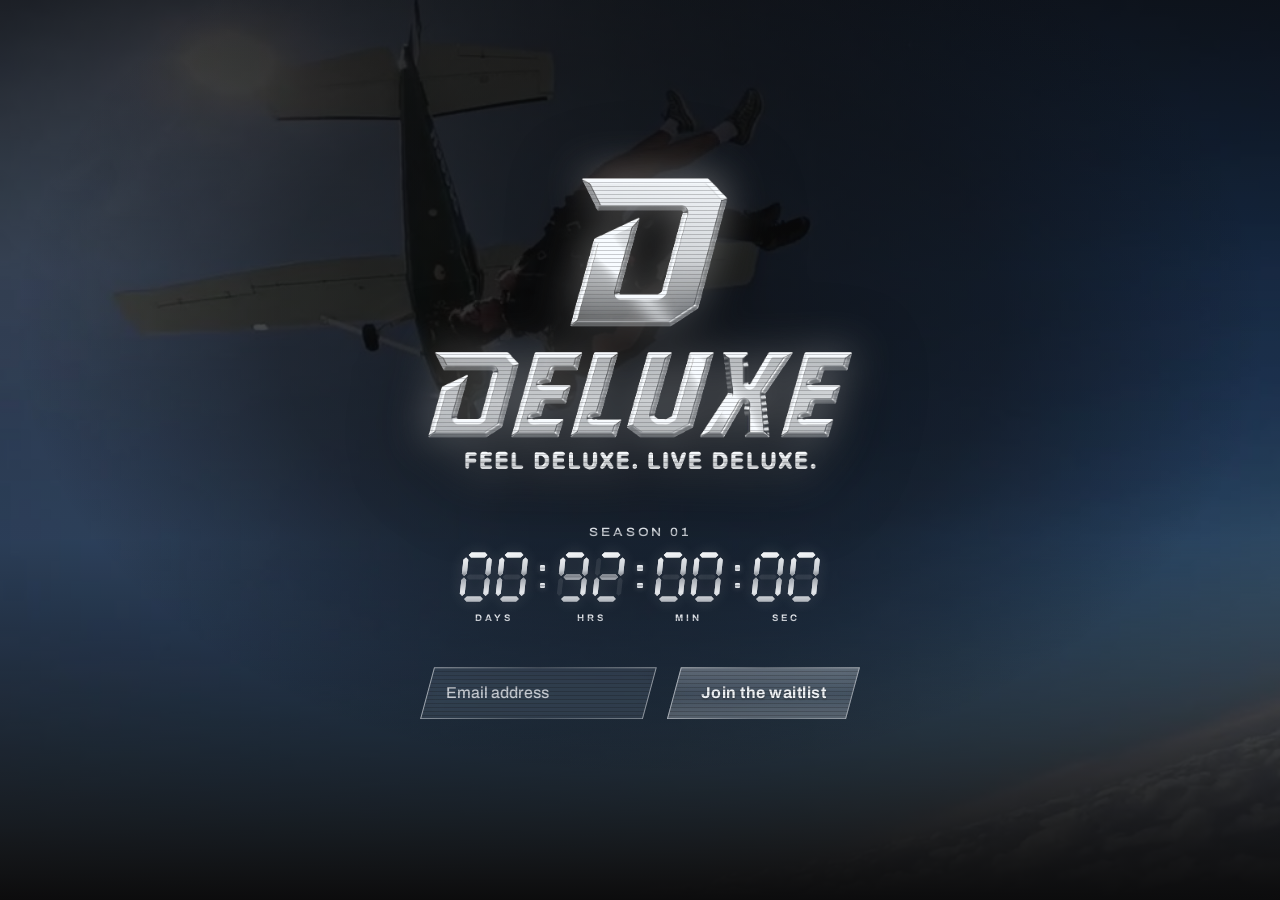
<file: index.html>
<!doctype html>
<html lang="en">
<head>
<meta charset="utf-8">
<meta name="viewport" content="width=device-width, initial-scale=1">
<meta name="robots" content="noindex, nofollow">
<title>Deluxe | Feel Deluxe. Live Deluxe.</title>
<meta name="description" content="Deluxe is an electrolyte drink mix with energy and vitamins in single-serve stick packs. Launching soon. Join the list for early access.">
<link rel="icon" type="image/png" sizes="32x32" href="assets/img/favicon-32.png">
<link rel="icon" type="image/png" sizes="64x64" href="assets/img/favicon-64.png">
<link rel="apple-touch-icon" href="assets/img/apple-touch-icon.png">
<link rel="preconnect" href="https://fonts.googleapis.com">
<link rel="preconnect" href="https://fonts.gstatic.com" crossorigin>
<link href="https://fonts.googleapis.com/css2?family=Archivo:ital,wdth,wght@0,62..125,100..900;1,62..125,100..900&display=swap" rel="stylesheet">
<link rel="stylesheet" href="assets/css/site.css">
<link rel="stylesheet" href="assets/css/showroom.css">
<link rel="stylesheet" href="assets/css/countdown.css">
</head>
<body data-page="gate">
<div data-include="header"></div>

<main id="main">

  <!-- Hero: silent looping real-footage film with the holographic mark over it -->
  <section class="hero" data-hero aria-label="Deluxe">
    <video class="hero__video" autoplay muted loop playsinline preload="auto" poster="assets/img/hero-film.jpg" aria-hidden="true" tabindex="-1">
      <source src="assets/video/hero-film-v.mp4" type="video/mp4" media="(max-aspect-ratio: 4/5)">
      <source src="assets/video/hero-film.mp4" type="video/mp4">
    </video>
    <div class="hero__shade"></div>
    <div class="holo" aria-hidden="true">
      <div class="holo__mark">
        <img class="holo__ghost" src="assets/img/logo-lockup-alpha.png" alt="" width="1167" height="842">
        <img class="holo__logo" src="assets/img/logo-lockup-alpha.png" alt="" width="1167" height="842">
        <div class="holo__sweep"></div>
        <div class="holo__scan"></div>
      </div>
    </div>
    <div class="wrap hero__foot">
      <div class="hero__pitch">
        <h1 class="visually-hidden">Deluxe. Feel Deluxe. Live Deluxe.</h1>
        <div class="waitlist" id="early-access">
          <!-- No launch date yet (Brady 2026-11-19): the countdown stays frozen instead of ticking to a made-up date; the "under repair" note was removed on his word -->
          <div class="countdown countdown--repair">
            <p class="countdown__label">Season 01</p>
            <!-- Countdown (Brady 2026-11-20): chrome seven-segment digits on one line, all zeros while there is no launch date; random flicker flips a digit to a random number for a split second. Add data-target="<ISO date>" to .nuke and the same component ticks. -->
            <div class="nuke" aria-hidden="true">
              <svg class="nuke__defs" aria-hidden="true" focusable="false"><defs><linearGradient id="nuke-chrome" gradientUnits="userSpaceOnUse" x1="0" y1="0" x2="0" y2="20.4"><stop offset="0" stop-color="#eef1f4"/><stop offset=".36" stop-color="#c7ccd2"/><stop offset=".49" stop-color="#7d828a"/><stop offset=".55" stop-color="#a7acb4"/><stop offset=".8" stop-color="#e4e7eb"/><stop offset="1" stop-color="#aeb3ba"/></linearGradient></defs></svg>
              <p class="countdown__digits countdown__digits--broken nuke__stack"><span class="nuke__row" data-l="Days"><span><b>0</b><b>0</b></span></span><i class="nuke__sep"></i><span class="nuke__row" data-l="Hrs"><span><b>0</b><b>0</b></span></span><i class="nuke__sep"></i><span class="nuke__row" data-l="Min"><span><b>0</b><b>0</b></span></span><i class="nuke__sep"></i><span class="nuke__row" data-l="Sec"><span><b>0</b><b>0</b></span></span></p>
            </div>
            <script>
              (() => {   // all-zero chrome readout; smooth random flicker; now and then the middle six digits glitch into DELUXE; ticks only once a launch date is set
                const root = document.querySelector('.nuke'); if (!root) return;
                const stack = root.querySelector('.nuke__stack');
                const rows = [...root.querySelectorAll('.nuke__row')];
                // seven-segment glyphs. Each digit is BUILT ONCE (faint unlit segment + chrome lit layer + shine layer per segment, plus the
                // two diagonals of the X in DELUXE); a change only toggles .on and the lit layers fade in 70 ms, so the flicker is smooth.
                const SEG = { a: 'M2.2 1.2 3.2 .2h5.6l1 1-1 1H3.2z', b: 'M10.8 2.2l1 1v5.6l-1 1-1-1V3.2z', c: 'M10.8 10.4l1 1v5.6l-1 1-1-1v-5.6z',
                  d: 'M2.2 19.2l1-1h5.6l1 1-1 1H3.2z', e: 'M1.2 10.4l1 1v5.6l-1 1-1-1v-5.6z', f: 'M1.2 2.2l1 1v5.6l-1 1-1-1V3.2z', g: 'M2.2 10.2l1-1h5.6l1 1-1 1H3.2z',
                  x: 'M1.4 1.4 2.9.4l8.4 18.8-1.5 1z', y: 'M11.3 1.4 9.8.4 1.4 19.2l1.5 1z',
                  // capital D with angled corners like the DELUXE mark: short top bar, top-right diagonal, short right side, bottom-right diagonal, short bottom bar
                  h: 'M2.2 1.2 3.2.2h3l1 1-1 1H3.2z', i: 'M8.11.69 11.31 3.89 9.89 5.31 6.69 2.11z', j: 'M10.8 5.4l1 1v7.6l-1 1-1-1V6.4z',
                  k: 'M11.31 16.51 8.11 19.71 6.69 18.29 9.89 15.09z', l: 'M2.2 19.2l1-1h3l1 1-1 1H3.2z' };
                const KEYS = Object.keys(SEG);
                const LIT = ['abcdef', 'bc', 'abged', 'abgcd', 'fgbc', 'afgcd', 'afgedc', 'abc', 'abcdefg', 'abcdfg'];
                // the DELUXE logo's shine: a light band sweeps across the digits every 6 s, one gradient per digit so it travels left to right
                const defs = root.querySelector('.nuke__defs defs');
                for (let i = 0; i < 8; i++) {
                  const at = (1.2 + i * .07).toFixed(2) + 's';
                  defs.insertAdjacentHTML('beforeend', '<linearGradient id="nuke-shine-' + i + '" gradientUnits="userSpaceOnUse" x1="-30" y1="0" x2="-16" y2="20.4">' +
                    '<stop offset="0" stop-color="#fff" stop-opacity="0"/><stop offset=".5" stop-color="#fff" stop-opacity=".85"/><stop offset="1" stop-color="#fff" stop-opacity="0"/>' +
                    '<animate attributeName="x1" values="-30;30;30" keyTimes="0;.16;1" dur="6s" begin="' + at + '" repeatCount="indefinite"/>' +
                    '<animate attributeName="x2" values="-16;44;44" keyTimes="0;.16;1" dur="6s" begin="' + at + '" repeatCount="indefinite"/></linearGradient>');
                }
                const svg = (i) => '<svg viewBox="0 0 12 20.4" aria-hidden="true"><g transform="skewX(-6) translate(1 0)">' +
                  'abcdefg'.split('').map((s) => '<path class="seg" d="' + SEG[s] + '"/>').join('') +
                  KEYS.map((s) => '<path class="lit" d="' + SEG[s] + '"/>').join('') +
                  KEYS.map((s) => '<path class="shine" fill="url(#nuke-shine-' + i + ')" d="' + SEG[s] + '"/>').join('') + '</g></svg>';
                const show = (b, segs) => { b._lit.forEach((p, k) => p.classList.toggle('on', segs.includes(KEYS[k]))); b._shine.forEach((p, k) => p.classList.toggle('on', segs.includes(KEYS[k]))); };
                const digits = [...stack.querySelectorAll('b')];
                digits.forEach((b, i) => { b.dataset.d = b.textContent.trim(); b.innerHTML = svg(i);
                  b._lit = [...b.querySelectorAll('.lit')]; b._shine = [...b.querySelectorAll('.shine')]; show(b, LIT[+b.dataset.d]); });
                const real = (b) => LIT[+b.dataset.d];
                const busy = new Set();
                const target = root.dataset.target && Date.parse(root.dataset.target);
                if (target) {
                  const put = (row, v) => { const s = String(Math.min(v, 99)).padStart(2, '0');
                    row.querySelectorAll('b').forEach((b, j) => { b.dataset.d = s[j]; if (!busy.has(b) && !stack.classList.contains('is-word')) show(b, real(b)); }); };
                  const tick = () => { let t = Math.max(0, Math.floor((target - Date.now()) / 1000));
                    [86400, 3600, 60, 1].forEach((u, i) => { put(rows[i], Math.floor(t / u)); t %= u; }); };
                  tick(); setInterval(tick, 1000);
                }
                if (matchMedia('(prefers-reduced-motion: reduce)').matches) return;
                // the flicker ALTERNATES random numbers with the real value (e.g. 7 0 3 0) in full chrome, never dimmed (Brady: "it's going grey");
                // "more number flickering": two loops, a burst every 0.8-2 s from each, 1-3 digits, 3-5 alternations, 85-120 ms per step
                const pick = () => LIT[1 + Math.floor(Math.random() * 9)];   // never 0, so every flip is visible
                const glitch = () => {
                  if (!stack.classList.contains('is-word')) {
                    const hit = digits.filter((b) => !busy.has(b)).sort(() => Math.random() - .5).slice(0, 1 + Math.floor(Math.random() * 3));
                    hit.forEach((b) => busy.add(b));
                    const phases = 2 * (3 + Math.floor(Math.random() * 3));
                    let k = 0;
                    const step = () => {
                      if (stack.classList.contains('is-word')) { hit.forEach((b) => { show(b, real(b)); busy.delete(b); }); return; }
                      hit.forEach((b) => show(b, k % 2 === 0 ? pick() : real(b)));
                      if (++k < phases) setTimeout(step, 85 + Math.random() * 35); else hit.forEach((b) => { show(b, real(b)); busy.delete(b); });
                    };
                    if (hit.length) step();
                  }
                  setTimeout(glitch, 800 + Math.random() * 1200);
                };
                setTimeout(glitch, 500); setTimeout(glitch, 1100);
                // DELUXE moment (Brady 2026-11-20): the six middle digits turn into D E L U X E in all caps (capital D = custom glyph with the logo's
                // angled corners, X = two diagonals), IN PLACE: no sliding; colons, labels and the end zeros stay ("keep the 0s actually").
                // "less structured, flicker slight": each letter flickers in on its own timing (letter, number, letter);
                // "when it goes back to numbers it should go one at a time": the letters revert one by one in random order, each with the same slight flicker.
                const WORD = ['efhijkl', 'adefg', 'def', 'bcdef', 'xy', 'adefg'];   // D E L U X E
                const mid = digits.slice(1, 7), ends = [digits[0], digits[7]];
                // "you can't read deluxe with the 0s": the end zeros stay but dim to a ghost during the word, the letters glow brighter (CSS .is-word)
                ends.forEach((b) => b.classList.add('nuke__end'));
                const flick =(b, a, c) => { show(b, a); setTimeout(() => show(b, c), 50 + Math.random() * 40); setTimeout(() => show(b, a), 110 + Math.random() * 60); };
                const flash = () => {
                  stack.classList.add('is-word');
                  busy.forEach((b) => show(b, real(b)));   // any number-flicker in flight snaps back first, so no stray digit shows
                  mid.forEach((b, j) => setTimeout(() => flick(b, WORD[j], real(b)), Math.random() * 320));
                  const order = [0, 1, 2, 3, 4, 5].sort(() => Math.random() - .5);
                  setTimeout(() => {
                    order.forEach((j, n) => setTimeout(() => flick(mid[j], real(mid[j]), WORD[j]), n * (130 + Math.random() * 50)));
                    setTimeout(() => { mid.forEach((b) => show(b, real(b))); stack.classList.remove('is-word'); setTimeout(flash, 3000 + Math.random() * 2000); }, 6 * 180 + 260);
                  }, 1500);
                };
                setTimeout(flash, 2600);   // "make it happen more frequent": every 3-5 s
              })();
            </script>
          </div>
          <!-- Real sign-up: posts to the live Shopify store's own newsletter form (deluxe-hq.com), tagged waitlist, into a hidden frame so the visitor stays here -->
          <iframe name="waitlist-sink" title="Waitlist" hidden></iframe>
          <form class="waitlist__form" data-form="waitlist" method="post" action="https://deluxe-hq.com/contact#contact_form" target="waitlist-sink" accept-charset="UTF-8" novalidate>
            <input type="hidden" name="form_type" value="customer">
            <input type="hidden" name="utf8" value="✓">
            <input type="hidden" name="contact[tags]" value="newsletter,waitlist,season-01">
            <label class="visually-hidden" for="waitlist-email">Email address</label>
            <span class="waitlist__field"><input id="waitlist-email" type="email" name="contact[email]" placeholder="Email address" autocomplete="email" required></span>
            <span class="waitlist__cta"><button type="submit">Join the waitlist</button></span>
            <p class="form-status" data-status role="status" aria-live="polite"></p>
          </form>
        </div>
      </div>
    </div>
  </section>
</main>


<script src="assets/js/site.js"></script>
</body>
</html>
</file>
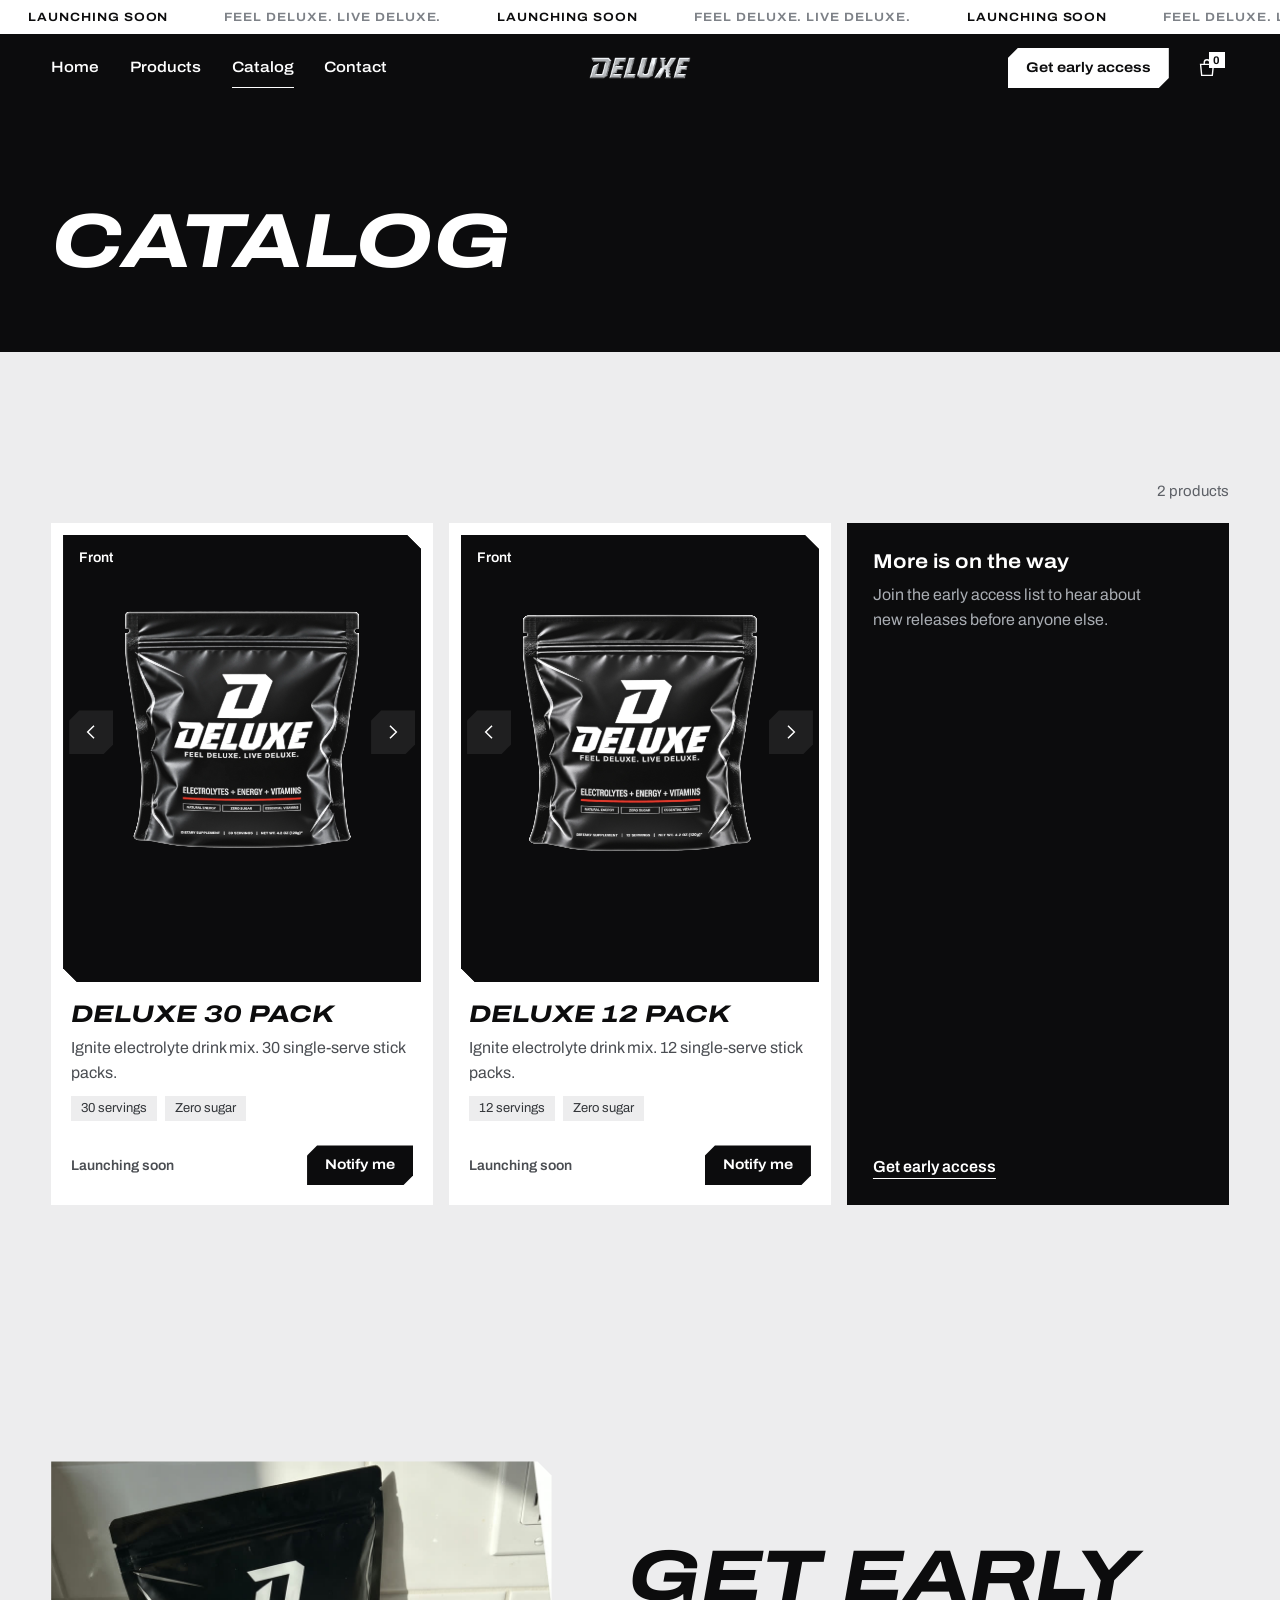
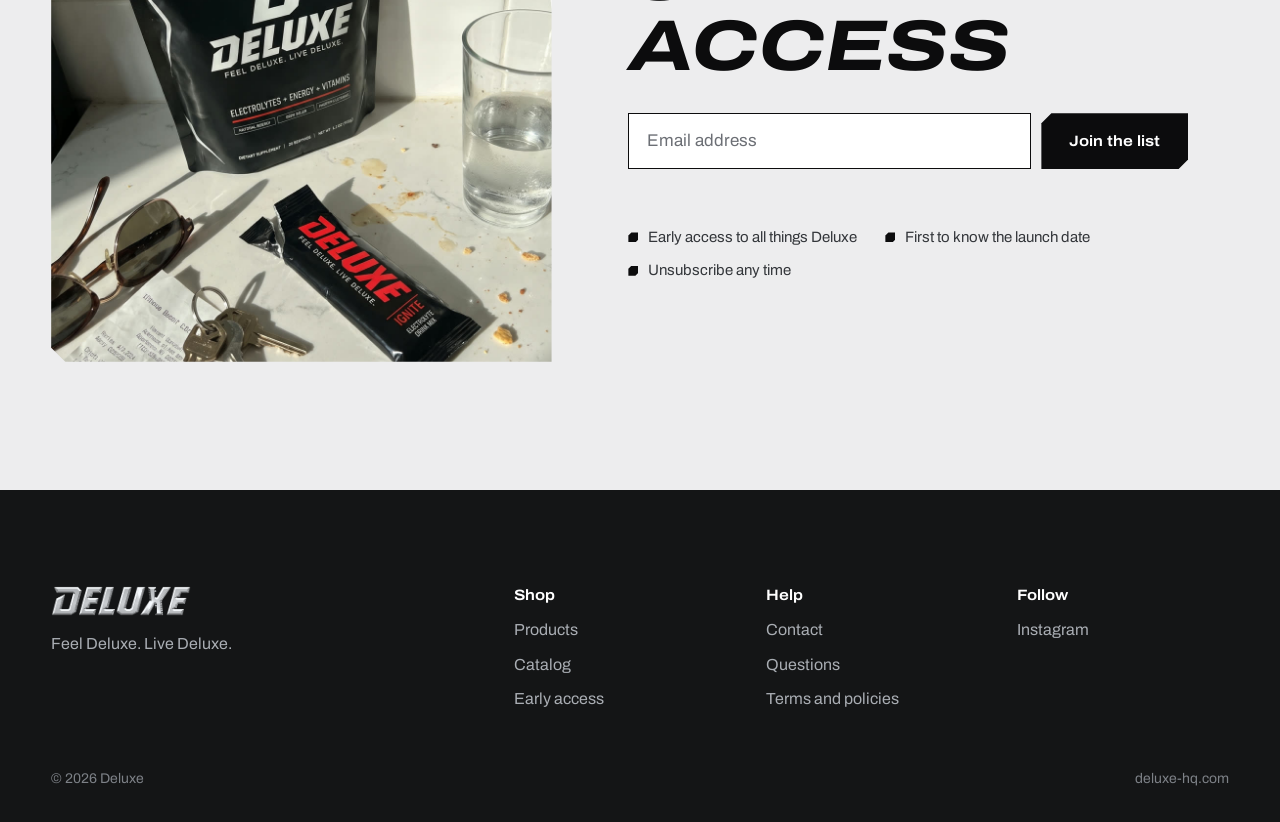
<file: catalog.html>
<!doctype html>
<html lang="en">
<head>
  <meta charset="utf-8">
  <meta name="viewport" content="width=device-width, initial-scale=1">
<meta name="robots" content="noindex, nofollow">
  <title>Catalog | Deluxe</title>
  <meta name="description" content="The Deluxe catalog. Ignite, an electrolyte drink mix with energy and vitamins, in two pack sizes. Launching soon.">
  <link rel="icon" type="image/png" sizes="32x32" href="assets/img/favicon-32.png">
  <link rel="icon" type="image/png" sizes="64x64" href="assets/img/favicon-64.png">
  <link rel="apple-touch-icon" href="assets/img/apple-touch-icon.png">
  <link rel="preconnect" href="https://fonts.googleapis.com">
  <link rel="preconnect" href="https://fonts.gstatic.com" crossorigin>
  <link href="https://fonts.googleapis.com/css2?family=Archivo:ital,wdth,wght@0,62..125,100..900;1,62..125,100..900&display=swap" rel="stylesheet">
  <link rel="stylesheet" href="assets/css/site.css">
  <link rel="stylesheet" href="assets/css/showroom.css">
  <link rel="stylesheet" href="assets/css/pages.css">
</head>
<body data-page="catalog">
  <div data-include="header"></div>

  <main id="main">
    <div class="page-head">
      <div class="wrap">
        <h1>Catalog</h1>
      </div>
    </div>

    <section class="section section--light" aria-labelledby="catalog-title">
      <div class="wrap">
        <h2 class="visually-hidden" id="catalog-title">All products</h2>
        <div class="catalog-bar">
          <p class="filters__count" data-count></p>
        </div>
        <!-- site.js fills this with one card per product; the script below adds the closing tile -->
        <div class="card-grid card-grid--three" data-products=""></div>
      </div>
    </section>
  </main>

  <div data-include="signup"></div>
  <div data-include="footer"></div>

  <script src="assets/js/site.js"></script>
  <script type="module" src="assets/js/showroom.js"></script>
  <script>
    (() => {
      const n = ((window.DELUXE && window.DELUXE.products) || []).length;
      const grid = document.querySelector('[data-products]');
      document.querySelector('[data-count]').textContent = `${n} ${n === 1 ? 'product' : 'products'}`;
      if (!n) grid.insertAdjacentHTML('beforebegin', '<p class="empty">Nothing is listed yet. Join the early access list to hear when the store opens.</p>');
      grid.insertAdjacentHTML('beforeend', `
        <a class="more-tile" href="#early-access">
          <h3>More is on the way</h3>
          <p>Join the early access list to hear about new releases before anyone else.</p>
          <span>Get early access</span>
        </a>`);
    })();
  </script>
</body>
</html>
</file>
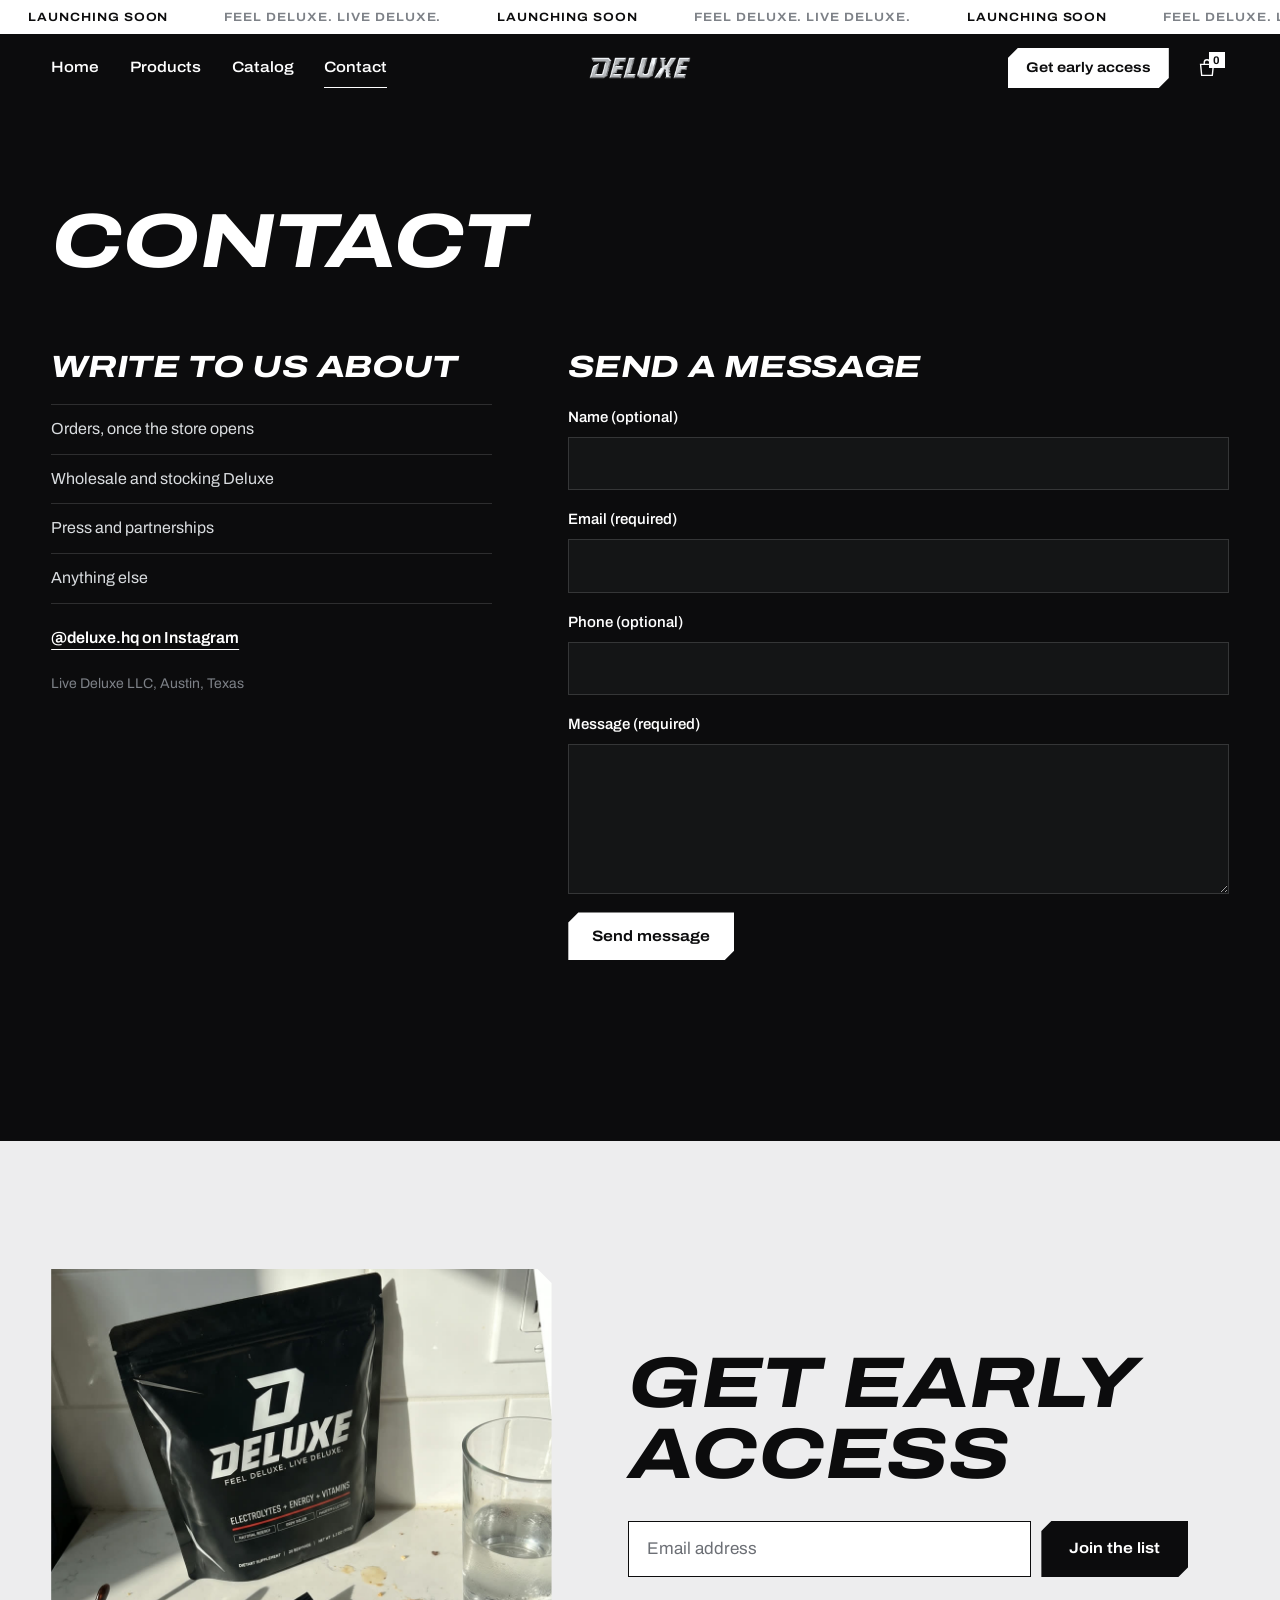
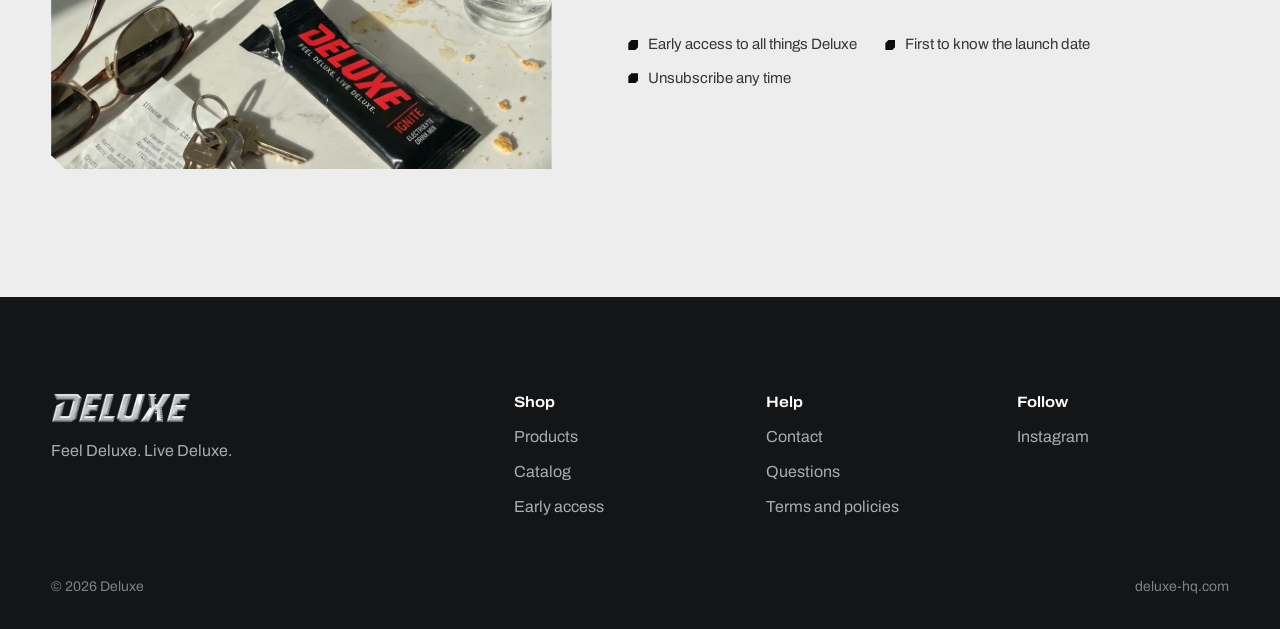
<file: contact.html>
<!doctype html>
<html lang="en">
<head>
  <meta charset="utf-8">
  <meta name="viewport" content="width=device-width, initial-scale=1">
<meta name="robots" content="noindex, nofollow">
  <title>Contact | Deluxe</title>
  <meta name="description" content="Contact Deluxe. Send a message about orders, wholesale, press or anything else.">
  <link rel="icon" type="image/png" sizes="32x32" href="assets/img/favicon-32.png">
  <link rel="icon" type="image/png" sizes="64x64" href="assets/img/favicon-64.png">
  <link rel="apple-touch-icon" href="assets/img/apple-touch-icon.png">
  <link rel="preconnect" href="https://fonts.googleapis.com">
  <link rel="preconnect" href="https://fonts.gstatic.com" crossorigin>
  <link href="https://fonts.googleapis.com/css2?family=Archivo:ital,wdth,wght@0,62..125,100..900;1,62..125,100..900&display=swap" rel="stylesheet">
  <link rel="stylesheet" href="assets/css/site.css">
  <link rel="stylesheet" href="assets/css/pages.css">
</head>
<body data-page="contact">
  <div data-include="header"></div>

  <main id="main">
    <div class="page-head">
      <div class="wrap">
        <h1>Contact</h1>
      </div>
    </div>

    <section class="section section--after-head">
      <div class="wrap contact-layout">
        <div class="contact-info">
          <h2 class="contact-title">Write to us about</h2>
          <ul>
            <li>Orders, once the store opens</li>
            <li>Wholesale and stocking Deluxe</li>
            <li>Press and partnerships</li>
            <li>Anything else</li>
          </ul>
          <a class="text-link" href="https://www.instagram.com/deluxe.hq/" rel="noopener">@deluxe.hq on Instagram</a>
          <p class="note">Live Deluxe LLC, Austin, Texas</p>
        </div>

        <div class="contact-form">
          <h2 class="contact-title">Send a message</h2>
          <!-- Field names match the Shopify contact form so this ports straight into the theme -->
          <form class="form" data-form="contact" novalidate>
            <label>Name (optional)
              <input type="text" name="contact[name]" autocomplete="name">
            </label>
            <label>Email (required)
              <input type="email" name="contact[email]" autocomplete="email" required>
            </label>
            <label>Phone (optional)
              <input type="tel" name="contact[phone]" autocomplete="tel">
            </label>
            <label>Message (required)
              <textarea name="contact[body]" required></textarea>
            </label>
            <button class="btn" type="submit">Send message</button>
            <p class="form-status" data-status role="status" aria-live="polite"></p>
          </form>
        </div>
      </div>
    </section>
  </main>

  <div data-include="signup"></div>
  <div data-include="footer"></div>

  <script src="assets/js/site.js"></script>
</body>
</html>
</file>
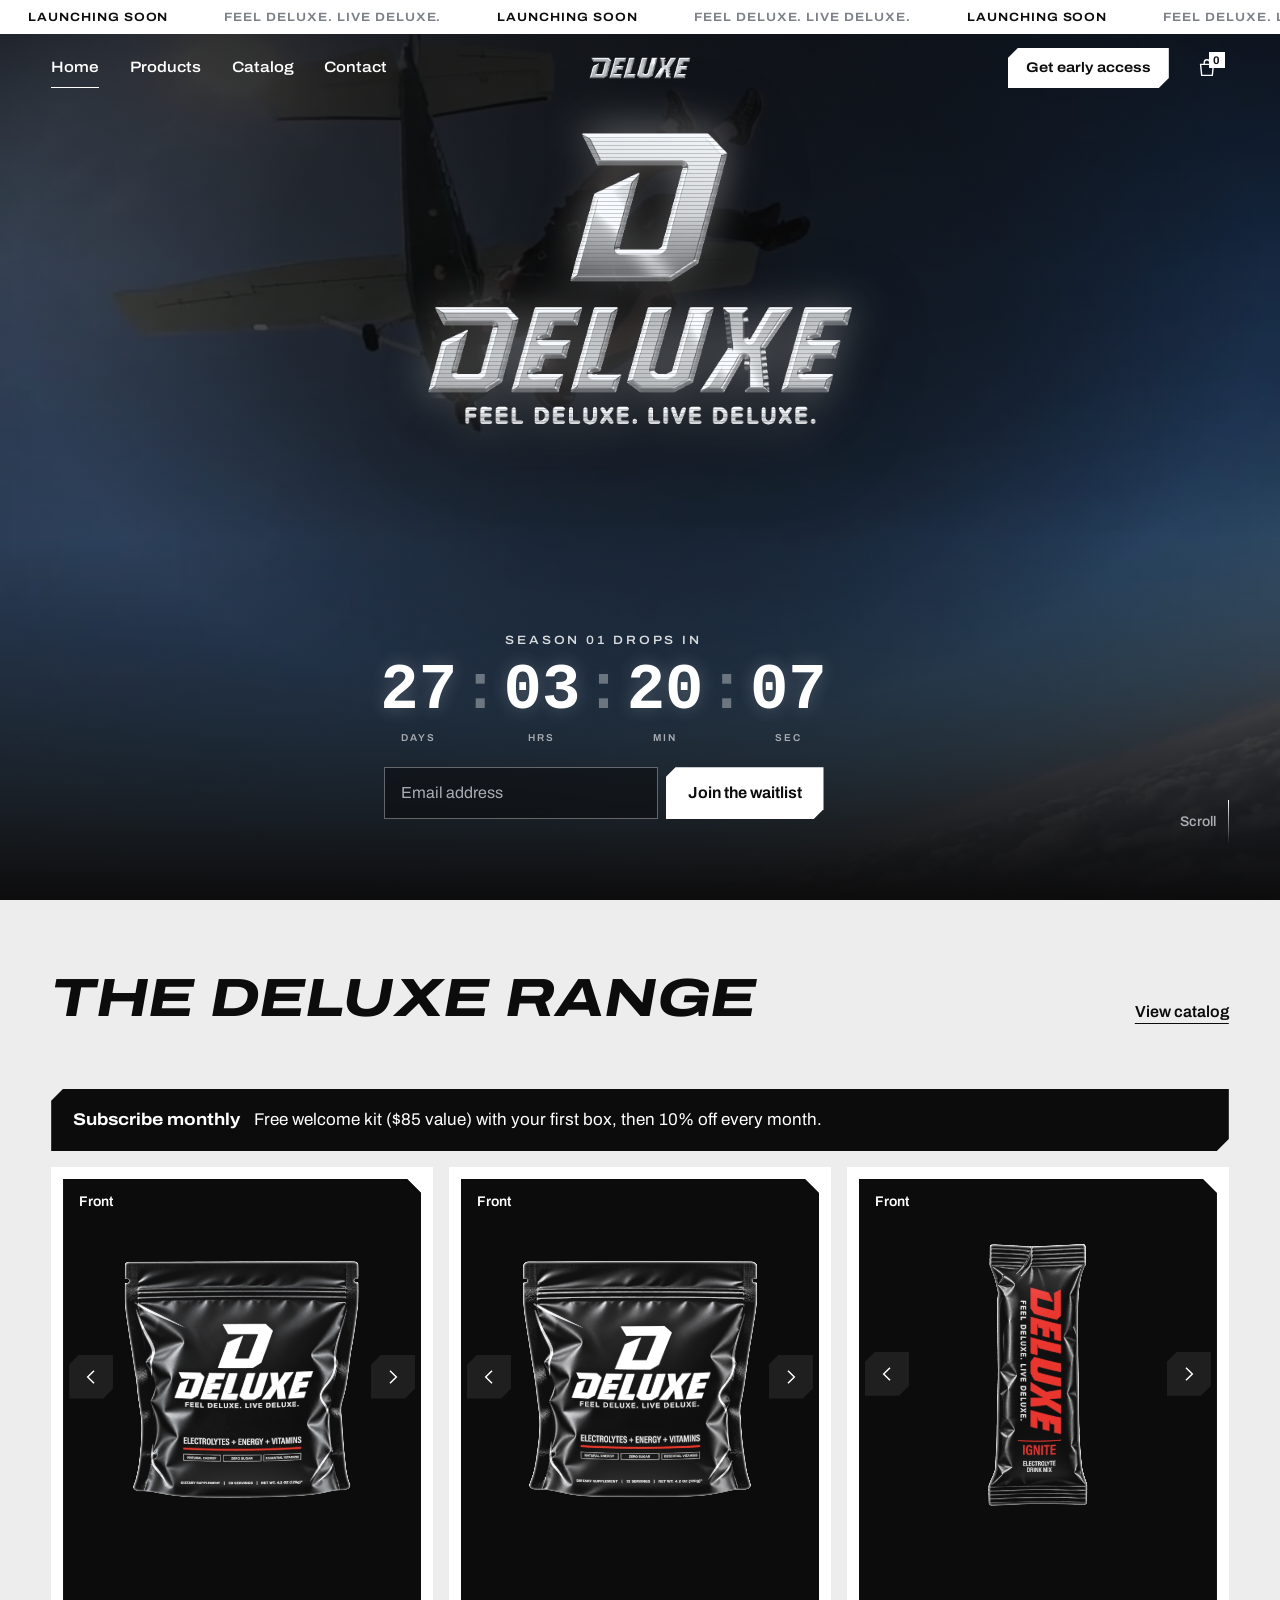
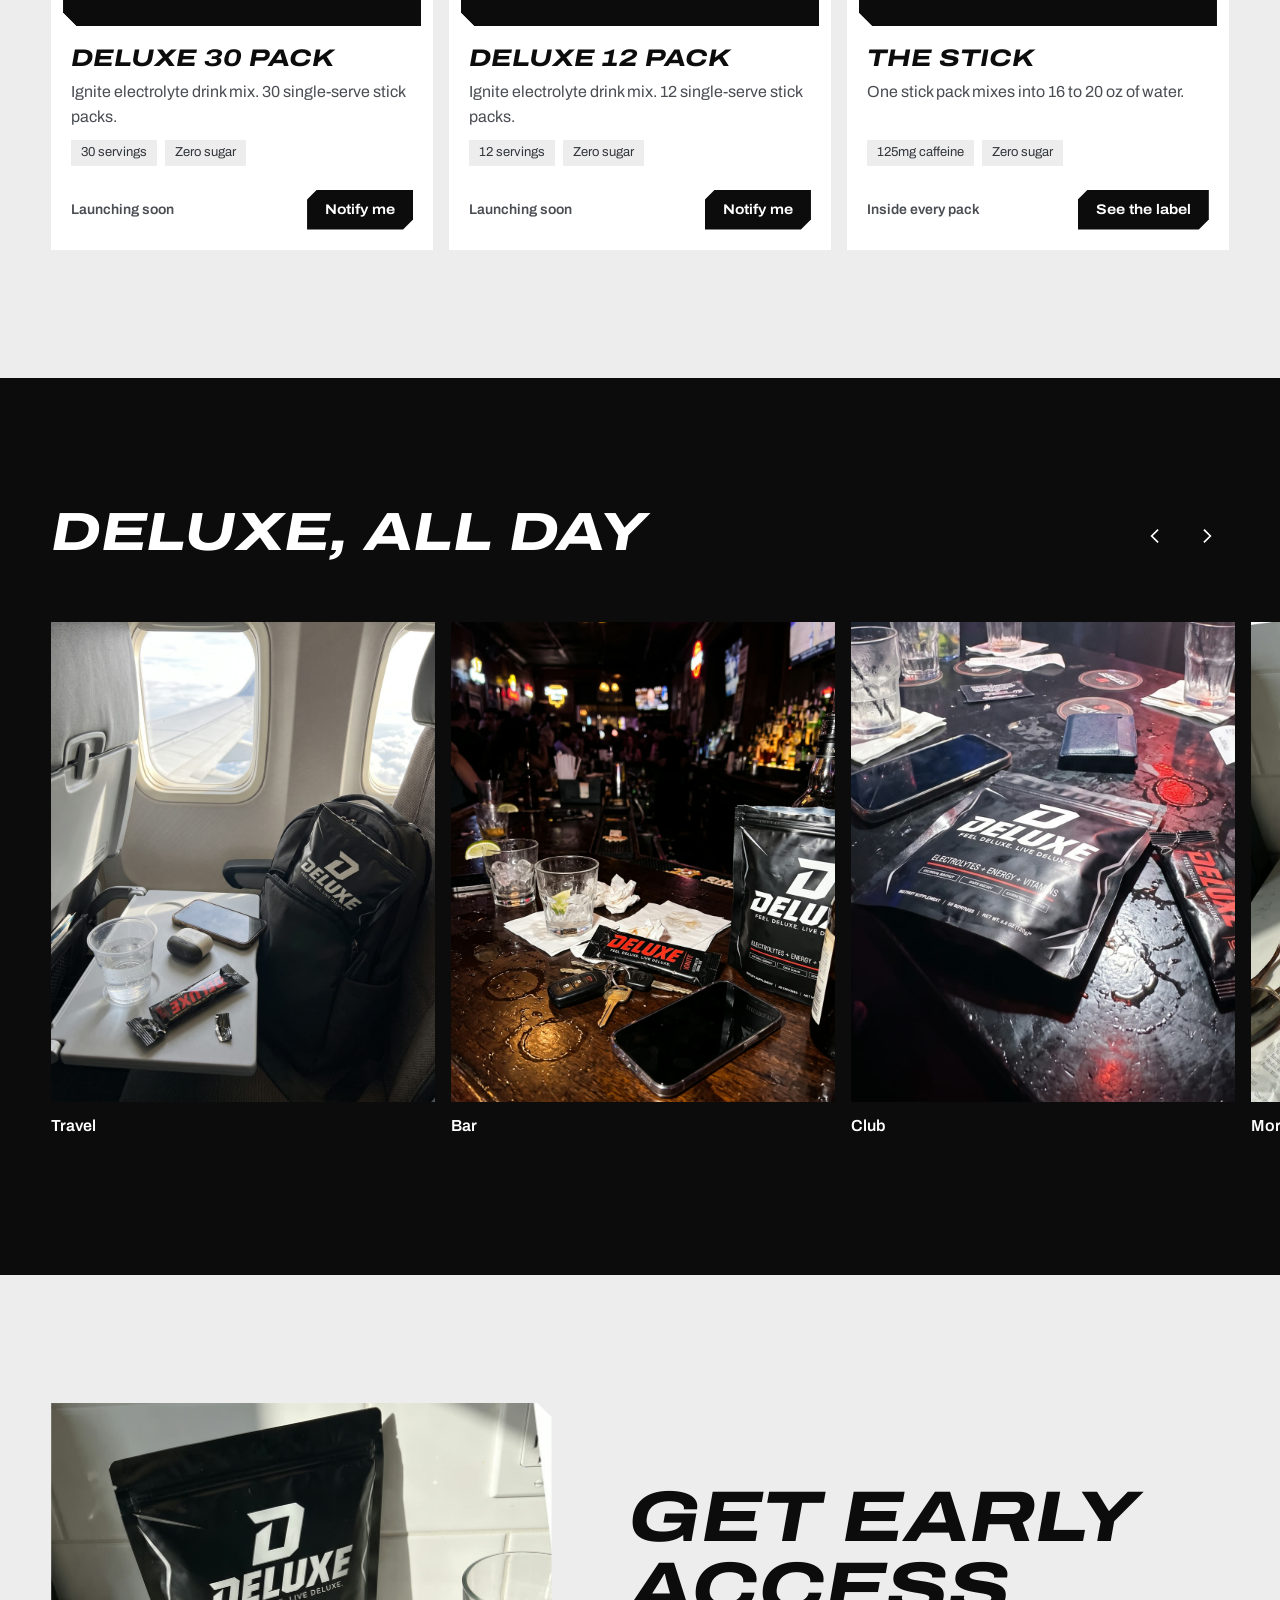
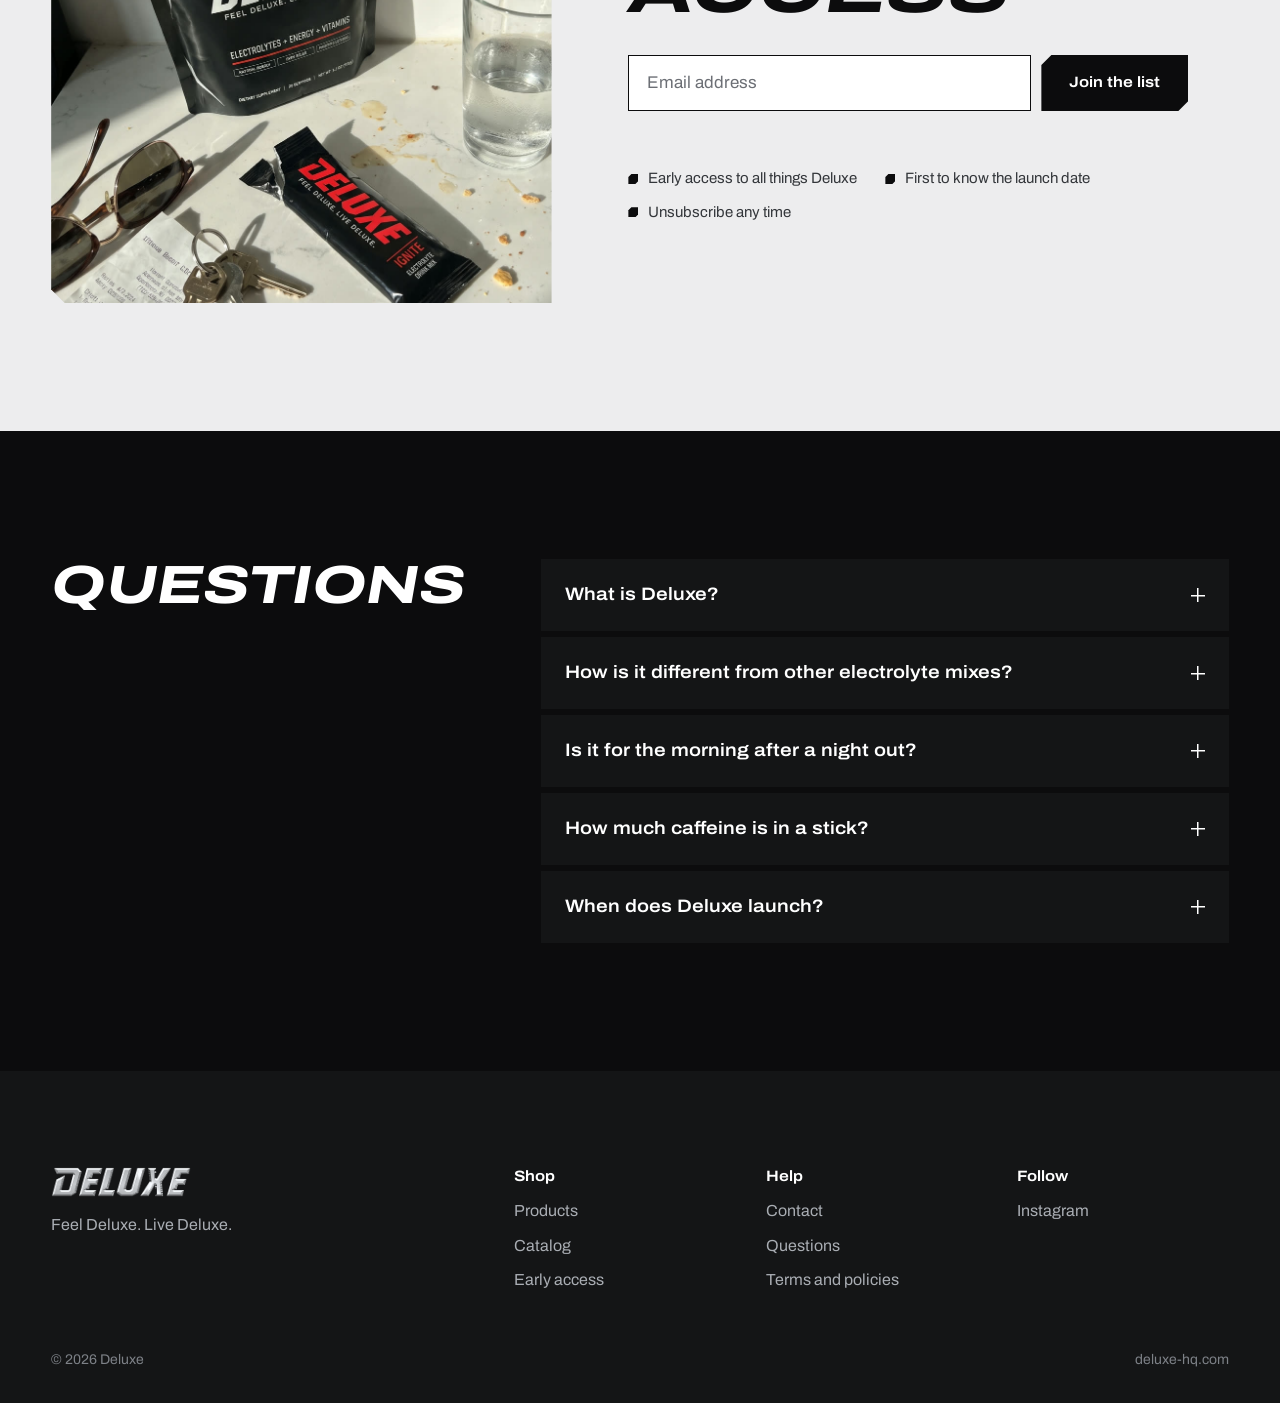
<file: home.html>
<!doctype html>
<html lang="en">
<head>
<meta charset="utf-8">
<meta name="viewport" content="width=device-width, initial-scale=1">
<meta name="robots" content="noindex, nofollow">
<title>Deluxe | Feel Deluxe. Live Deluxe.</title>
<meta name="description" content="Deluxe is an electrolyte drink mix with energy and vitamins in single-serve stick packs. Launching soon. Join the list for early access.">
<link rel="icon" type="image/png" sizes="32x32" href="assets/img/favicon-32.png">
<link rel="icon" type="image/png" sizes="64x64" href="assets/img/favicon-64.png">
<link rel="apple-touch-icon" href="assets/img/apple-touch-icon.png">
<link rel="preconnect" href="https://fonts.googleapis.com">
<link rel="preconnect" href="https://fonts.gstatic.com" crossorigin>
<link href="https://fonts.googleapis.com/css2?family=Archivo:ital,wdth,wght@0,62..125,100..900;1,62..125,100..900&display=swap" rel="stylesheet">
<link rel="stylesheet" href="assets/css/site.css">
<link rel="stylesheet" href="assets/css/showroom.css">
</head>
<body data-page="home">
<div data-include="header"></div>

<main id="main">

  <!-- Hero: silent looping real-footage film with the holographic mark over it -->
  <section class="hero" data-hero aria-label="Deluxe">
    <video class="hero__video" autoplay muted loop playsinline preload="auto" poster="assets/img/hero-film.jpg" aria-hidden="true" tabindex="-1">
      <source src="assets/video/hero-film-v.mp4" type="video/mp4" media="(max-aspect-ratio: 4/5)">
      <source src="assets/video/hero-film.mp4" type="video/mp4">
    </video>
    <div class="hero__shade"></div>
    <div class="holo" aria-hidden="true">
      <div class="holo__mark">
        <img class="holo__ghost" src="assets/img/logo-lockup-alpha.png" alt="" width="1167" height="842">
        <img class="holo__logo" src="assets/img/logo-lockup-alpha.png" alt="" width="1167" height="842">
        <div class="holo__sweep"></div>
        <div class="holo__scan"></div>
      </div>
    </div>
    <div class="wrap hero__foot">
      <div class="hero__pitch">
        <h1 class="visually-hidden">Deluxe. Feel Deluxe. Live Deluxe.</h1>
        <div class="waitlist">
          <!-- LAUNCH DATE IS A PLACEHOLDER (2026-11-19): swap data-launch for the real date before anyone sees it -->
          <div class="countdown" data-launch="2027-01-01T00:00:00-05:00" role="timer" aria-label="Time until launch">
            <p class="countdown__label">Season 01 drops in</p>
            <p class="countdown__digits" aria-hidden="true"><span data-u="d" data-l="Days">00</span><i>:</i><span data-u="h" data-l="Hrs">00</span><i>:</i><span data-u="m" data-l="Min">00</span><i>:</i><span data-u="s" data-l="Sec">00</span></p>
            <p class="visually-hidden" data-countdown-text></p>
          </div>
          <script>
            (() => {
              const el = document.querySelector('.countdown'), end = Date.parse(el.dataset.launch);
              const pad = (n) => String(n).padStart(2, '0'), set = (k, v) => { el.querySelector(`[data-u="${k}"]`).textContent = pad(v); };
              const tick = () => {
                const s = Math.max(0, Math.floor((end - Date.now()) / 1000));
                set('d', Math.floor(s / 86400)); set('h', Math.floor(s / 3600) % 24); set('m', Math.floor(s / 60) % 60); set('s', s % 60);
                el.querySelector('[data-countdown-text]').textContent = `${Math.floor(s / 86400)} days until launch`;
                if (s > 0) setTimeout(tick, 1000 - (Date.now() % 1000));
              };
              tick();
            })();
          </script>
          <form class="waitlist__form" data-form="signup" novalidate>
            <label class="visually-hidden" for="waitlist-email">Email address</label>
            <input id="waitlist-email" type="email" name="contact[email]" placeholder="Email address" autocomplete="email" required>
            <button type="submit">Join the waitlist</button>
            <p class="form-status" data-status role="status" aria-live="polite"></p>
          </form>
        </div>
      </div>
      <a class="hero__scroll" href="#range">Scroll</a>
    </div>
  </section>

  <section class="section section--light" id="range" style="padding-top:clamp(40px,6vw,72px)" aria-labelledby="range-title">
    <div class="wrap">
      <div class="section-head">
        <h2 id="range-title">The Deluxe range</h2>
        <a class="text-link" href="catalog.html">View catalog</a>
      </div>
      <a class="offer" href="products.html"><strong>Subscribe monthly</strong> Free welcome kit ($85 value) with your first box, then 10% off every month.</a>
      <div class="card-grid card-grid--three" data-products="deluxe-30,deluxe-12">
        <article class="product-card">
          <div class="product-card__media"><div class="showroom" data-showroom data-shape="stick" data-layout="card" data-front="assets/img/cut/stick-front.webp" data-back="assets/img/cut/stick-back.webp" data-label="Deluxe stick pack"></div></div>
          <div class="product-card__body">
            <h3 class="product-card__name"><a href="products.html?view=stick">The stick</a></h3>
            <p class="product-card__line">One stick pack mixes into 16 to 20 oz of water.</p>
            <ul class="chips"><li>125mg caffeine</li><li>Zero sugar</li></ul>
            <div class="product-card__foot">
              <span class="status">Inside every pack</span>
              <a class="btn btn--dark btn--sm" href="products.html?view=stick#facts">See the label</a>
            </div>
          </div>
        </article>
      </div>
    </div>
  </section>

  <section class="section" aria-labelledby="reel-title">
    <div class="wrap">
      <div class="section-head">
        <h2 id="reel-title">Deluxe, all day</h2>
        <div class="reel__nav"><button class="icon-btn" type="button" data-reel="-1" aria-label="Previous"><svg viewBox="0 0 24 24" aria-hidden="true"><path d="M15 5l-7 7 7 7"/></svg></button><button class="icon-btn" type="button" data-reel="1" aria-label="Next"><svg viewBox="0 0 24 24" aria-hidden="true"><path d="M9 5l7 7-7 7"/></svg></button></div>
      </div>
    </div>
    <div class="reel" data-reel-track tabindex="0" aria-label="Deluxe in different places">
        <figure class="reel__item"><img src="assets/img/scene-travel.jpg" alt="A torn Deluxe stick pack and a cup of water on a plane tray table at sunrise" width="1024" height="1280" loading="lazy"><figcaption>Travel</figcaption></figure>
        <figure class="reel__item"><img src="assets/img/scene-bar.jpg" alt="The Deluxe pouch on a wet bar top among cocktails at night" width="1024" height="1280" loading="lazy"><figcaption>Bar</figcaption></figure>
        <figure class="reel__item"><img src="assets/img/scene-club.jpg" alt="The Deluxe pouch on a club booth table under strobe light" width="1024" height="1280" loading="lazy"><figcaption>Club</figcaption></figure>
        <figure class="reel__item"><img src="assets/img/scene-morning.jpg" alt="The Deluxe pouch and a torn stick pack on a kitchen counter in morning sun" width="1024" height="1280" loading="lazy"><figcaption>Morning after</figcaption></figure>
    </div>
    <script>
      document.querySelectorAll('[data-reel]').forEach((b) => b.addEventListener('click', () => {
        const t = document.querySelector('[data-reel-track]');
        t.scrollBy({ left: +b.dataset.reel * t.querySelector('.reel__item').offsetWidth * 1.05, behavior: 'smooth' });
      }));
    </script>
  </section>

  <div data-include="signup"></div>

  <section class="section" id="faq" aria-labelledby="faq-title">
    <div class="wrap faq-layout">
      <h2 id="faq-title">Questions</h2>
      <div class="faq">
        <details>
          <summary>What is Deluxe?</summary>
          <p>An electrolyte drink mix with energy and vitamins, in single-serve stick packs. The first one is called Ignite. Empty a stick into 16 to 20 oz of water, then stir or shake until dissolved.</p>
        </details>
        <details>
          <summary>How is it different from other electrolyte mixes?</summary>
          <p>Most are made only to rehydrate you. Deluxe has the electrolytes too, then adds 125mg of caffeine with L-theanine and a set of vitamins, so one stick covers the water and the wake-up.</p>
        </details>
        <details>
          <summary>Is it for the morning after a night out?</summary>
          <p>That is a big part of why we made it: water and electrolytes, plus caffeine for the fog. It is a drink mix, not a medicine, and it does not treat or prevent a hangover.</p>
        </details>
        <details>
          <summary>How much caffeine is in a stick?</summary>
          <p>125mg, from green tea extract. That is about one cup of coffee. Each stick also has 250mg of L-theanine. Not recommended for children or individuals sensitive to caffeine, pregnant, or nursing. Healthy adults should limit total daily caffeine intake to 400mg.</p>
        </details>
        <details>
          <summary>When does Deluxe launch?</summary>
          <p>Soon. Join the early access list and you will hear first.</p>
        </details>
      </div>
    </div>
  </section>

</main>

<div data-include="footer"></div>

<script src="assets/js/site.js"></script>
<script type="module" src="assets/js/showroom.js"></script>
</body>
</html>
</file>
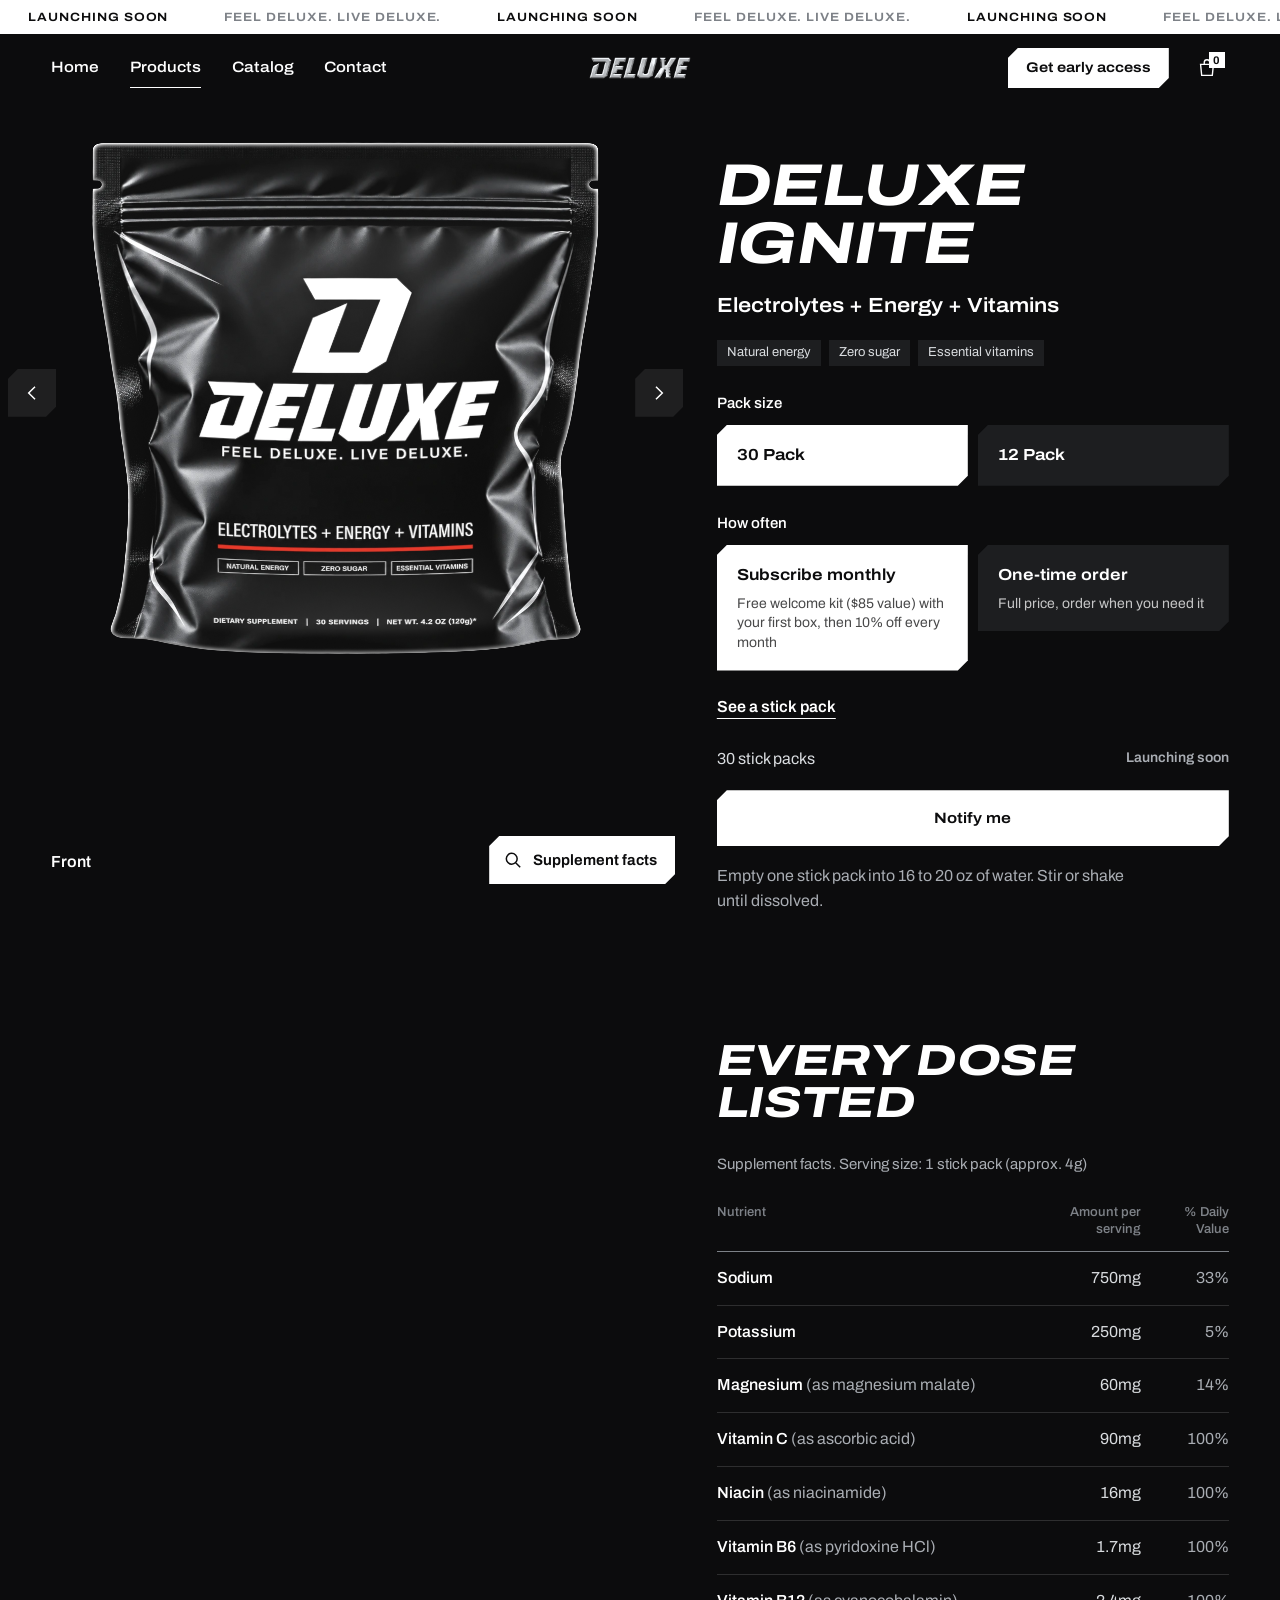
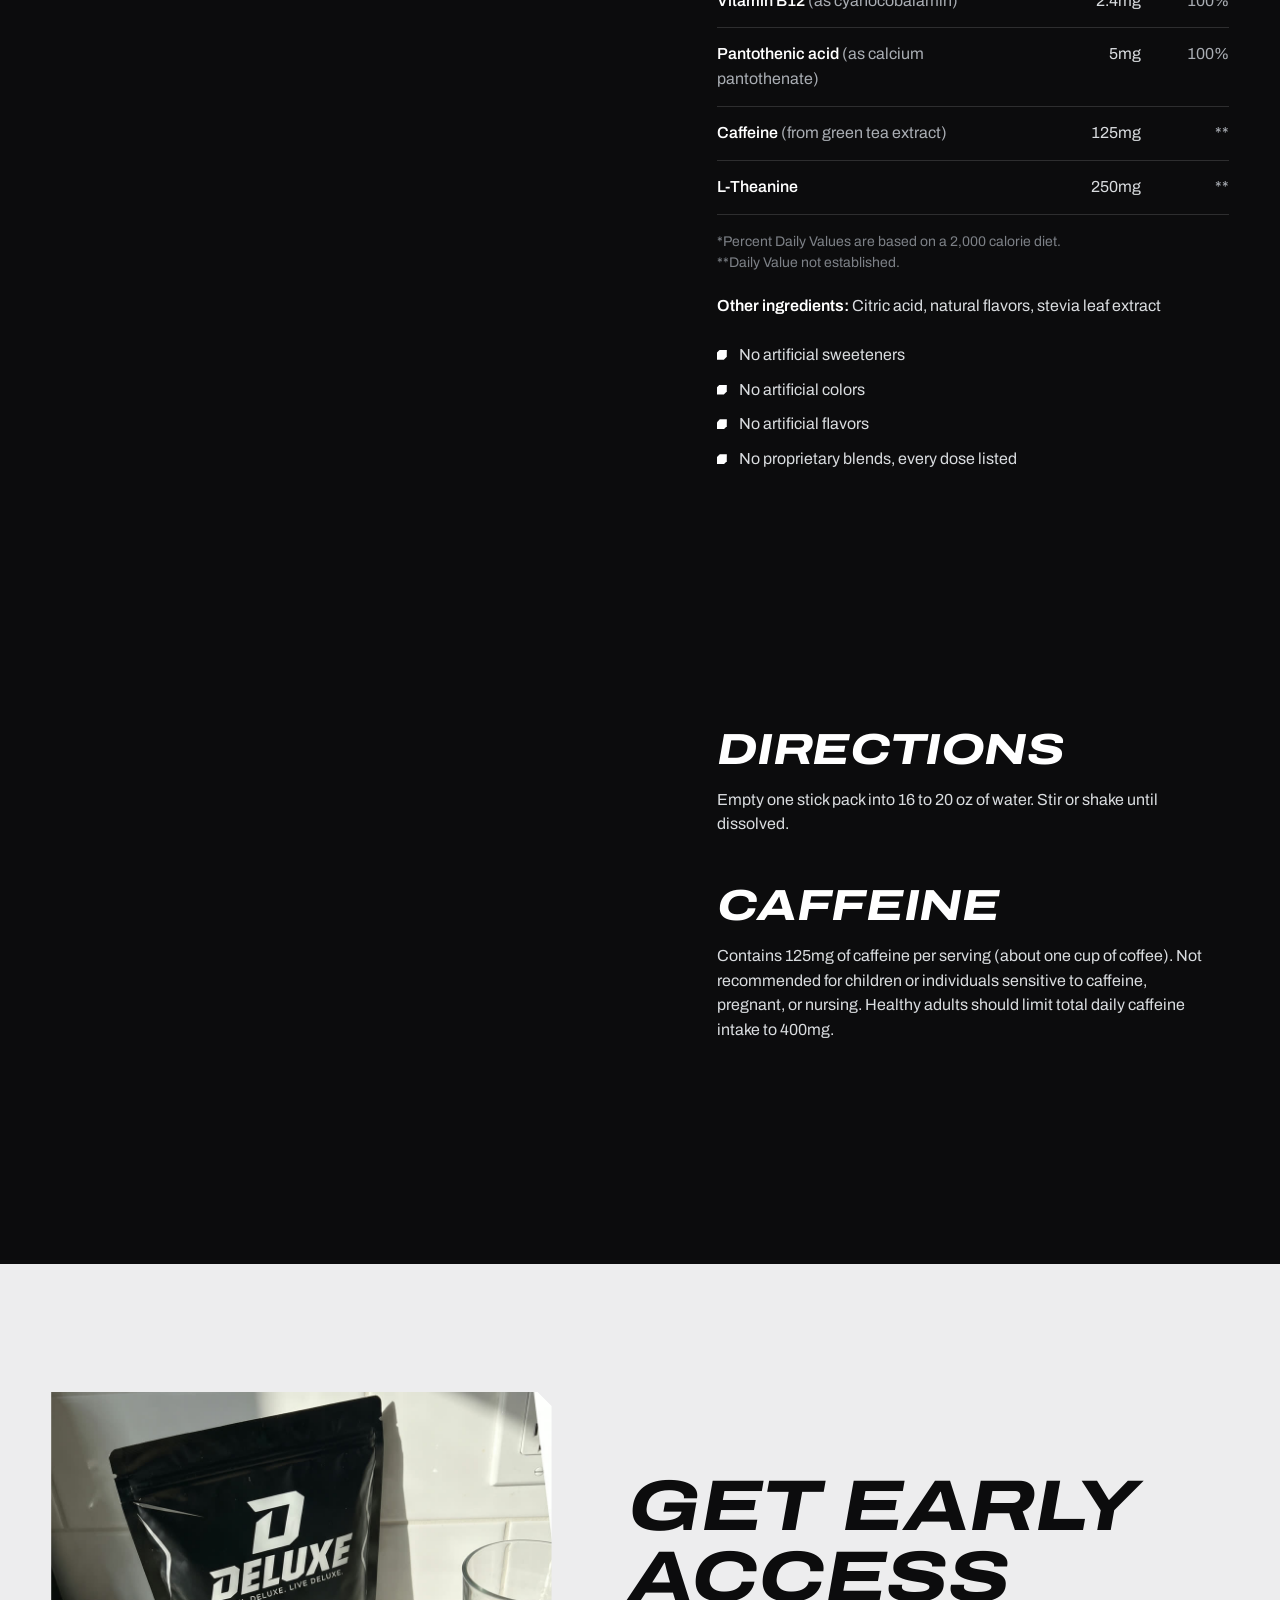
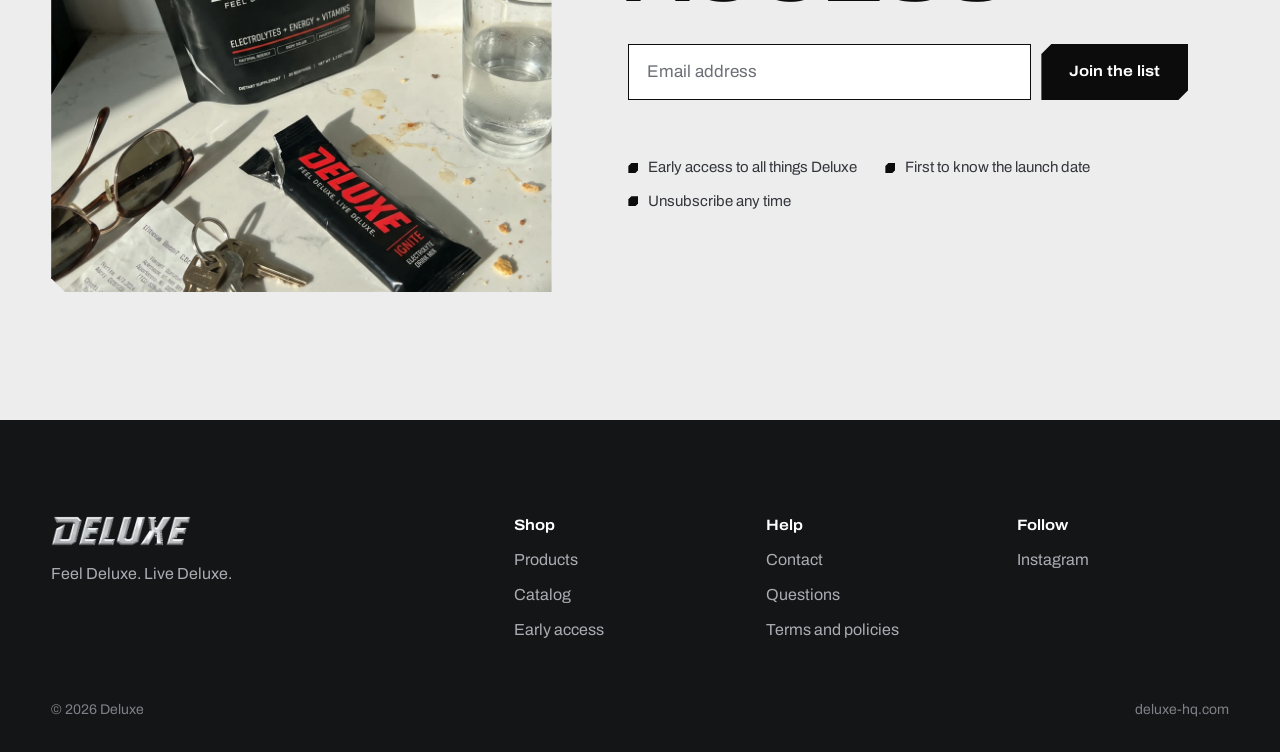
<file: products.html>
<!doctype html>
<html lang="en">
<head>
  <meta charset="utf-8">
  <meta name="viewport" content="width=device-width, initial-scale=1">
<meta name="robots" content="noindex, nofollow">
  <title>Deluxe Ignite electrolyte drink mix | Deluxe</title>
  <meta name="description" content="Deluxe Ignite: an electrolyte drink mix with energy and vitamins in single-serve stick packs. 30 Pack and 12 Pack. Launching soon.">
  <link rel="icon" type="image/png" sizes="32x32" href="assets/img/favicon-32.png">
  <link rel="icon" type="image/png" sizes="64x64" href="assets/img/favicon-64.png">
  <link rel="apple-touch-icon" href="assets/img/apple-touch-icon.png">
  <link rel="preconnect" href="https://fonts.googleapis.com">
  <link rel="preconnect" href="https://fonts.gstatic.com" crossorigin>
  <link href="https://fonts.googleapis.com/css2?family=Archivo:ital,wdth,wght@0,62..125,100..900;1,62..125,100..900&display=swap" rel="stylesheet">
  <link rel="stylesheet" href="assets/css/site.css">
  <link rel="stylesheet" href="assets/css/showroom.css">
  <link rel="stylesheet" href="assets/css/products.css">
</head>
<body data-page="products">
  <div data-include="header"></div>

  <main id="main">
    <!-- The showroom: the real pack floats on black, pinned beside the details.
         Scrolling this section turns it (front, side, back, front); drag and the arrows turn it too. -->
    <section class="pdp" aria-labelledby="product-title">
      <div class="pdp__stage">
        <div class="showroom" id="product-showroom" data-showroom data-shape="pouch" data-layout="feature"
             data-front="assets/img/cut/pack-30-front.webp" data-back="assets/img/cut/pack-30-back.webp"
             data-label="Deluxe 30 Pack" data-inspect="Supplement facts"></div>
      </div>

      <div class="pdp__body">
        <div class="pdp__block buy__body">
          <h1 id="product-title">Deluxe Ignite</h1>
          <p class="buy__tagline" data-i="tagline"></p>
          <ul class="chips" data-i="badges"></ul>

          <fieldset class="packs">
            <legend>Pack size</legend>
            <div class="packs__grid" data-packs></div>
          </fieldset>
          <fieldset class="packs">
            <legend>How often</legend>
            <div class="packs__grid">
              <label class="pack">
                <input type="radio" name="plan" value="monthly" checked>
                <span class="pack__tile">Subscribe monthly<small>Free welcome kit ($85 value) with your first box, then 10% off every month</small></span>
              </label>
              <label class="pack">
                <input type="radio" name="plan" value="once">
                <span class="pack__tile">One-time order<small>Full price, order when you need it</small></span>
              </label>
            </div>
          </fieldset>
          <button class="buy__stick" type="button" data-stick-toggle>See a stick pack</button>

          <div class="buy__meta">
            <span data-pack-line aria-live="polite"></span>
            <span class="status">Launching soon</span>
          </div>
          <a class="btn buy__cta" id="notify-btn" href="#early-access" data-notify="Deluxe 30 Pack">Notify me</a>
          <p class="buy__directions" data-i="directions"></p>
        </div>

        <div class="pdp__block" id="facts">
          <h2 id="facts-title">Every dose listed</h2>
          <table class="facts-table" aria-labelledby="facts-title">
            <caption>Supplement facts. Serving size: <span data-i="serving"></span></caption>
            <thead>
              <tr>
                <th scope="col">Nutrient</th>
                <th scope="col">Amount per serving</th>
                <th scope="col">% Daily Value</th>
              </tr>
            </thead>
            <tbody data-i="facts"></tbody>
          </table>
          <div class="facts__notes" data-i="notes"></div>
          <p class="facts__other"><strong>Other ingredients:</strong> <span data-i="other"></span></p>
          <ul class="facts__free" data-i="free"></ul>
        </div>

        <div class="pdp__block use">
          <div>
            <h2>Directions</h2>
            <p data-i="directions"></p>
          </div>
          <div>
            <h2>Caffeine</h2>
            <p data-i="caffeine"></p>
          </div>
        </div>
      </div>
    </section>

    <!-- The stage's "Supplement facts" button opens the facts block above as a sheet: real text, large, one tap. -->
    <dialog class="facts-sheet" id="facts-sheet" aria-label="Supplement facts">
      <button class="facts-sheet__close" type="button" data-close aria-label="Close">
        <svg viewBox="0 0 24 24" aria-hidden="true"><path d="M6 6l12 12M18 6L6 18"/></svg>
      </button>
      <div class="facts-sheet__body" data-facts-copy></div>
    </dialog>
  </main>

  <div data-include="signup"></div>
  <div data-include="footer"></div>

  <script src="assets/js/site.js"></script>
  <script type="module" src="assets/js/showroom.js"></script>
  <script>
    /* Deluxe Ignite product page: fills copy from window.DELUXE.ignite and drives the showroom from the pack choice. */
    (() => {
      'use strict';
      const { ignite: I, products, stick, esc } = window.DELUXE;
      const $ = (sel) => document.querySelector(sel);
      const fill = (key, text) => document.querySelectorAll(`[data-i="${key}"]`).forEach((el) => { el.textContent = text; });
      const items = (list) => list.map((t) => `<li>${esc(t)}</li>`).join('');

      fill('tagline', I.tagline);
      fill('directions', I.directions);
      fill('caffeine', I.caffeine);
      fill('serving', I.serving);
      fill('other', I.other);
      $('[data-i="badges"]').innerHTML = items(I.badges);
      $('[data-i="free"]').innerHTML = items(I.free);
      $('[data-i="notes"]').innerHTML = I.factNotes.map((n) => `<p class="note">${esc(n)}</p>`).join('');
      $('[data-i="facts"]').innerHTML = I.facts.map(([name, amount, dv]) => {
        const [, nutrient, form] = name.match(/^(.*?)(?: \((.*)\))?$/); // "Magnesium (as magnesium malate)" -> name + form
        return `<tr><th scope="row">${esc(nutrient)}${form ? ` <span>(${esc(form)})</span>` : ''}</th>` +
               `<td>${esc(amount)}</td><td>${esc(dv)}</td></tr>`;
      }).join('');
      console.assert($('[data-i="facts"]').rows.length === I.facts.length, 'facts table is missing rows');

      // showroom: shows the chosen pack, or a single stick pack while the toggle is on.
      // The showroom module loads after this script, so before it mounts we set the data attributes it reads.
      const stage = $('#product-showroom');
      const view = (item, shape) => {
        const v = { front: `assets/img/${item.front}`, back: `assets/img/${item.back}`, label: item.name, shape };
        if (stage.showroom) stage.showroom.set(v); else Object.assign(stage.dataset, v);
      };
      // "Supplement facts" on the stage: the facts block already on this page, shown as a sheet. A copy, so the
      // figures still come from one place; ids are dropped from the copy so none is on the page twice.
      const sheet = $('#facts-sheet');
      stage.addEventListener('showroom:inspect', () => {
        const copy = $('#facts').cloneNode(true);
        copy.querySelectorAll('[id], [aria-labelledby]').forEach((n) => { n.removeAttribute('id'); n.removeAttribute('aria-labelledby'); });
        $('[data-facts-copy]').replaceChildren(...copy.childNodes);
        sheet.showModal();
      });
      sheet.addEventListener('click', (e) => { if (e.target === sheet || e.target.closest('[data-close]')) sheet.close(); }); // the backdrop or the close button

      const stickBtn = $('[data-stick-toggle]');
      let pack = products[0];
      let showingStick = false;
      const showStick = (on) => {
        showingStick = on;
        if (on) view(stick, 'stick'); else view(pack, 'pouch');
        stickBtn.textContent = on ? 'Back to the pack' : 'See a stick pack';
      };

      // pack size: updates the count line, the Notify target and the showroom
      const packs = $('[data-packs]');
      packs.innerHTML = products.map((p, i) => `
        <label class="pack">
          <input type="radio" name="pack" value="${esc(p.id)}"${i ? '' : ' checked'}>
          <span class="pack__tile">${esc(p.servings)} Pack</span>
        </label>`).join('');
      const choose = (p) => {
        pack = p;
        $('[data-pack-line]').textContent = `${p.servings} stick packs`;
        $('#notify-btn').dataset.notify = p.name;
        showStick(false);
      };
      // click, not change: it also fires when the already-chosen pack is picked again to leave the stick view
      packs.addEventListener('click', (e) => {
        if (e.target.matches('input')) choose(products.find((p) => p.id === e.target.value));
      });
      stickBtn.addEventListener('click', () => showStick(!showingStick));

      // links from other pages land on the right pack: ?pack=deluxe-12 preselects it, ?view=stick shows the stick
      const q = new URLSearchParams(location.search);
      const wanted = products.find((p) => p.id === q.get('pack')) || products[0];
      packs.querySelector(`input[value="${wanted.id}"]`).checked = true;
      choose(wanted);
      if (q.get('view') === 'stick') showStick(true);
    })();
  </script>
</body>
</html>
</file>
<file: assets/css/site.css>
/* Deluxe shared styles.
   Palette: black, greys, white only. Base is near-black, never pure #000.
   Signature shape: the chamfered corner, taken from the cut letterforms of the logo. */

:root {
  --ink: #0c0c0d;
  --graphite: #141516;
  --slate: #1d1e20;
  --steel: #2c2e31;
  --mid: #7d8187;
  --fog: #a9adb3;
  --chrome: #d9dcdf;
  --white: #fff;
  --paper: #ededee;
  --line: rgba(255, 255, 255, .14);
  --line-dark: rgba(12, 12, 13, .16);
  --cut: 14px;
  --wrap: 1320px;
  --gutter: clamp(20px, 4vw, 56px);
  --announce-h: 34px;
  --bar-h: 68px;
  --font: "Archivo", system-ui, -apple-system, "Segoe UI", Helvetica, Arial, sans-serif;
  --ease: cubic-bezier(.2, .7, .2, 1);
}

*, *::before, *::after { box-sizing: border-box; }
html { scroll-behavior: smooth; scroll-padding-top: 96px; -webkit-text-size-adjust: 100%; }
body {
  margin: 0;
  background: var(--ink);
  color: var(--chrome);
  font: 400 1rem/1.55 var(--font);
  -webkit-font-smoothing: antialiased;
}
img, video { display: block; max-width: 100%; height: auto; }
a { color: inherit; }
h1, h2, h3, p, ul, ol, figure, blockquote { margin: 0; }
ul, ol { padding: 0; list-style: none; }
button, input, textarea { font: inherit; color: inherit; }
:focus-visible { outline: 2px solid var(--white); outline-offset: 3px; }
.section--light :focus-visible { outline-color: var(--ink); }

.visually-hidden {
  position: absolute; width: 1px; height: 1px; margin: -1px; padding: 0;
  overflow: hidden; clip: rect(0 0 0 0); white-space: nowrap; border: 0;
}
.skip-link {
  position: fixed; left: 12px; top: -80px; z-index: 60;
  padding: 10px 16px; background: var(--white); color: var(--ink); font-weight: 600;
}
.skip-link:focus { top: 12px; }

/* ---------- type ---------- */
.display, h1, h2 {
  font-stretch: 125%;
  font-weight: 750;
  font-style: italic;
  text-transform: uppercase;
  line-height: .98;
  letter-spacing: -.01em;
  color: var(--white);
  text-wrap: balance;
}
h1 { font-size: clamp(2.4rem, 6vw, 5rem); }
h2 { font-size: clamp(1.9rem, 4.2vw, 3.5rem); }
h3 { font-stretch: 112%; font-weight: 650; font-size: 1.25rem; line-height: 1.2; color: var(--white); }
.lede { font-size: clamp(1.05rem, 1.4vw, 1.25rem); line-height: 1.5; color: var(--fog); max-width: 56ch; }
.note { font-size: .875rem; color: var(--mid); }
.section--light, .section--light h2, .section--light h3 { color: var(--ink); }
.section--light .lede { color: #4a4d52; }
.section--light .note { color: #5d6066; }

/* ---------- layout ---------- */
.wrap { width: 100%; max-width: var(--wrap); margin-inline: auto; padding-inline: var(--gutter); }
.section { padding-block: clamp(72px, 10vw, 136px); }
.section--light { background: var(--paper); }
.section--panel { background: var(--graphite); }
.section-head {
  display: flex; align-items: flex-end; justify-content: space-between; gap: 24px;
  margin-bottom: clamp(32px, 5vw, 64px);
}
.section-head .lede { margin-top: 18px; }
.text-link {
  font-weight: 600; text-underline-offset: 6px; text-decoration-thickness: 1px; white-space: nowrap;
}
.text-link:hover { text-decoration-thickness: 2px; }

.cut {
  clip-path: polygon(0 0, calc(100% - var(--cut)) 0, 100% var(--cut), 100% 100%, var(--cut) 100%, 0 calc(100% - var(--cut)));
}

/* ---------- buttons, chips ---------- */
.btn {
  --cut: 10px;
  display: inline-flex; align-items: center; justify-content: center; gap: 10px;
  min-height: 48px; padding: 12px 24px;
  border: 0; cursor: pointer; text-decoration: none;
  font-stretch: 112%; font-weight: 650; font-size: .9375rem; line-height: 1;
  background: var(--white); color: var(--ink);
  clip-path: polygon(var(--cut) 0, 100% 0, 100% calc(100% - var(--cut)), calc(100% - var(--cut)) 100%, 0 100%, 0 var(--cut));
  transition: background-color .2s, color .2s;
}
.btn:hover { background: var(--chrome); }
.btn:focus-visible { outline: none; box-shadow: inset 0 0 0 2px var(--ink), inset 0 0 0 4px var(--white); }
.btn--dark { background: var(--ink); color: var(--white); }
.btn--dark:hover { background: var(--steel); }
.btn--dark:focus-visible { box-shadow: inset 0 0 0 2px var(--white), inset 0 0 0 4px var(--ink); }
.btn--ghost { background: rgba(255, 255, 255, .1); color: var(--white); backdrop-filter: blur(8px); }
.btn--ghost:hover { background: rgba(255, 255, 255, .2); }
.btn--sm { min-height: 40px; padding: 10px 18px; font-size: .875rem; }

.chips { display: flex; flex-wrap: wrap; gap: 8px; }
.chips li {
  padding: 5px 10px; font-size: .8125rem; line-height: 1.2;
  background: var(--slate); color: var(--chrome);
}
.section--light .chips li { background: var(--paper); color: #33363a; }
.status { font-size: .875rem; font-weight: 600; color: var(--fog); }
.section--light .status { color: #4a4d52; }

/* ---------- top bar: announcement + header ---------- */
.topbar { position: fixed; inset: 0 0 auto 0; z-index: 40; }
.announce {
  height: var(--announce-h); overflow: hidden;
  background: var(--white); color: var(--ink);
  font-stretch: 112%; font-weight: 650; font-size: .75rem; letter-spacing: .08em; text-transform: uppercase;
  transition: height .3s var(--ease);
}
.is-stuck .announce { height: 0; }
.marquee { display: flex; width: max-content; height: var(--announce-h); align-items: center; animation: marquee 38s linear infinite; }
.marquee span { padding-inline: 28px; white-space: nowrap; }
.marquee span:nth-child(even) { color: var(--mid); }
@keyframes marquee { to { transform: translateX(-50%); } }

.site-header__bar {
  display: grid; grid-template-columns: 1fr auto 1fr; align-items: center; gap: 16px;
  height: var(--bar-h); padding-inline: var(--gutter);
  transition: margin .3s var(--ease), background-color .3s, height .3s var(--ease);
}
.is-stuck .site-header__bar {
  height: 60px; margin: 10px var(--gutter) 0; padding-inline: 20px;
  background: rgba(20, 21, 22, .9); backdrop-filter: blur(14px);
  clip-path: polygon(var(--cut) 0, 100% 0, 100% calc(100% - var(--cut)), calc(100% - var(--cut)) 100%, 0 100%, 0 var(--cut));
}
.brand { justify-self: center; display: block; }
.brand img { height: 22px; width: auto; }
.nav { display: flex; gap: clamp(16px, 2.4vw, 34px); }
.nav a {
  padding-block: 8px; text-decoration: none; color: var(--white);
  font-stretch: 112%; font-weight: 550; font-size: .9375rem;
  background: linear-gradient(currentColor, currentColor) no-repeat 0 100% / 0 1px;
  transition: background-size .25s var(--ease);
}
.nav a:hover, .nav a[aria-current="page"] { background-size: 100% 1px; }
.site-header__tools { justify-self: end; display: flex; align-items: center; gap: 6px; position: relative; }
.site-header__tools .btn { margin-right: 10px; }
.icon-btn {
  display: grid; place-items: center; width: 44px; height: 44px;
  background: none; border: 0; cursor: pointer; color: var(--white); position: relative;
}
.icon-btn svg { width: 22px; height: 22px; fill: none; stroke: currentColor; stroke-width: 1.5; stroke-linecap: square; }
.icon-btn:hover { color: var(--fog); }
.cart-count {
  position: absolute; top: 6px; right: 4px; min-width: 16px; height: 16px; padding-inline: 4px;
  display: grid; place-items: center; background: var(--white); color: var(--ink);
  font-size: .6875rem; font-weight: 700; line-height: 1;
}
.nav-toggle { display: none; }

/* floating panels sit above everything (z-50+) */
.cart-panel {
  position: absolute; top: calc(100% + 14px); right: 0; z-index: 50; width: min(340px, calc(100vw - 2 * var(--gutter)));
  padding: 24px; background: var(--slate); box-shadow: 0 24px 60px rgba(0, 0, 0, .5);
}
.cart-panel[hidden] { display: none; }
.cart-panel p { margin: 8px 0 18px; color: var(--fog); font-size: .9375rem; }

.drawer {
  position: fixed; inset: 0; z-index: 50; display: flex; flex-direction: column; gap: 28px;
  padding: 96px var(--gutter) 40px; background: var(--ink);
}
.drawer[hidden] { display: none; }
.drawer a.drawer__link {
  font-stretch: 125%; font-weight: 750; font-style: italic; text-transform: uppercase;
  font-size: 2rem; line-height: 1; text-decoration: none; color: var(--white);
}
.drawer__close { position: absolute; top: 20px; right: calc(var(--gutter) - 10px); }

@media (max-width: 900px) {
  .nav, .site-header__tools .btn, .icon-btn--desk { display: none; }
  .nav-toggle { display: grid; justify-self: start; margin-left: -10px; }
  .site-header__tools { margin-right: -10px; }
}

/* ---------- hero ---------- */
.hero {
  position: relative; min-height: max(100svh, 620px); overflow: hidden;
  display: flex; align-items: flex-end; background: var(--ink);
}
.hero__video { position: absolute; inset: 0; width: 100%; height: 100%; object-fit: cover; }
.hero__shade {
  position: absolute; inset: 0;
  background:
    linear-gradient(to bottom, rgba(12, 12, 13, .7) 0, rgba(12, 12, 13, .2) 30%, rgba(12, 12, 13, .1) 60%, var(--ink) 100%);
}
/* The mark is SOLID chrome over the film (alpha PNG, no blend mode) so busy footage never shows
   through it. The holographic read comes from the light sweep, fine scanlines and the halo. */
.hero__video { filter: brightness(.58) contrast(1.06); }
.holo {
  position: absolute; inset: 0 0 8% 0; display: grid; place-items: center;
  pointer-events: none; perspective: 1100px;
}
/* a dark pool behind the mark separates it from whatever the film is doing */
.holo::before {
  content: ""; position: absolute; width: min(120vw, 1250px); aspect-ratio: 1167 / 842;
  background: radial-gradient(closest-side, rgba(12, 12, 13, .78), rgba(12, 12, 13, .5) 58%, transparent 100%);
}
.holo__mark {
  /* capped by height too, so the mark never runs into the pitch on short windows */
  position: relative; width: min(74vw, 700px, calc((max(100svh, 620px) - 330px) * 1.386)); aspect-ratio: 1167 / 842;
  transform: rotateX(var(--rx, 0deg)) rotateY(var(--ry, 0deg));
  transition: transform .6s var(--ease);
  animation: holo-float 8s ease-in-out infinite;
  filter: drop-shadow(0 16px 34px rgba(0, 0, 0, .7));
}
.holo__mark img { position: absolute; inset: 0; width: 100%; height: 100%; }
.holo__logo { animation: holo-flicker 9s steps(1) infinite; }
.holo__sweep, .holo__scan {
  position: absolute; inset: 0;
  -webkit-mask: url("../img/logo-lockup-alpha.png") center / 100% 100% no-repeat;
  mask: url("../img/logo-lockup-alpha.png") center / 100% 100% no-repeat;
}
.holo__sweep {
  background: linear-gradient(105deg, transparent 44%, rgba(255, 255, 255, .7) 50%, transparent 56%) no-repeat;
  background-size: 320% 100%;
  animation: holo-sweep 6s var(--ease) infinite;
}
.holo__ghost { /* soft halo behind the mark */
  z-index: -1; filter: blur(20px) brightness(1.2); opacity: .38;
  transform: translate(var(--gx, 0px), var(--gy, 0px)) scale(1.03);
  transition: transform .6s var(--ease);
}
.holo__scan {
  background: repeating-linear-gradient(to bottom, rgba(12, 12, 13, .2) 0 1px, transparent 1px 4px);
  animation: holo-scan 9s linear infinite;
}
@keyframes holo-float { 50% { translate: 0 -10px; } }
@keyframes holo-sweep { 0% { background-position: 120% 0; } 55%, 100% { background-position: -20% 0; } }
@keyframes holo-scan { to { background-position: 0 40px; } }
@keyframes holo-flicker {
  0%, 100% { opacity: 1; translate: 0 0; }
  41% { opacity: .88; translate: 2px 0; }
  42% { opacity: 1; translate: 0 0; }
  77% { opacity: .92; translate: -3px 0; }
  78% { opacity: 1; translate: 0 0; }
}
.hero__foot {
  position: relative; width: 100%;
  display: flex; align-items: flex-end; justify-content: space-between; gap: 24px;
  padding-bottom: clamp(28px, 5vw, 56px);
}
.hero__pitch p { color: var(--white); font-stretch: 112%; font-weight: 550; font-size: 1.0625rem; margin-bottom: 16px; }
.hero__scroll {
  display: flex; align-items: center; gap: 12px; text-decoration: none;
  color: var(--fog); font-size: .875rem; font-weight: 550;
}
.hero__scroll::after { content: ""; width: 1px; height: 44px; background: linear-gradient(var(--white), transparent); }
@media (max-width: 600px) { .hero__scroll { display: none; } }

/* ---------- trio of info cards ---------- */
.trio { display: grid; grid-template-columns: repeat(3, 1fr); gap: 16px; }
.trio__card {
  display: flex; flex-direction: column; gap: 10px; padding: 26px;
  background: var(--graphite);
}
.trio__card p { color: var(--fog); flex: 1; }
.trio__card .text-link { align-self: flex-start; color: var(--white); }
@media (max-width: 860px) { .trio { grid-template-columns: 1fr; } }

/* ---------- product cards ---------- */
.card-grid { display: grid; grid-template-columns: repeat(4, 1fr); gap: 16px; }
.card-grid--three { grid-template-columns: repeat(3, 1fr); }
@media (max-width: 1100px) { .card-grid, .card-grid--three { grid-template-columns: repeat(2, 1fr); } }
@media (max-width: 520px) { .card-grid, .card-grid--three { grid-template-columns: 1fr; } }
.product-card {
  display: flex; flex-direction: column;
  background: var(--graphite);
}
.section--light .product-card { background: var(--white); }
.product-card[hidden] { display: none; }
.product-card__media { display: block; margin: 12px 12px 0; }
.product-card__name a { color: inherit; text-decoration: none; }
.product-card__name a:hover { text-decoration: underline; text-underline-offset: 5px; text-decoration-thickness: 2px; }
.product-card__body { display: flex; flex-direction: column; gap: 10px; padding: 20px; flex: 1; }
.product-card__type { font-size: .875rem; color: var(--mid); }
.section--light .product-card__type { color: #5d6066; }
.product-card__name {
  font-stretch: 125%; font-weight: 750; font-style: italic; text-transform: uppercase;
  font-size: 1.5rem; line-height: 1;
}
.product-card__line { color: var(--fog); flex: 1; }
.section--light .product-card__line { color: #4a4d52; }
.product-card__foot {
  display: flex; align-items: center; justify-content: space-between; gap: 12px;
  margin-top: 14px;
}

/* ---------- image tiles ---------- */
.tiles { display: grid; grid-template-columns: repeat(3, 1fr); gap: 16px; }
.tile img { width: 100%; aspect-ratio: 4 / 5; object-fit: cover; }
.tile h3 { margin: 20px 0 8px; }
.tile p { color: var(--fog); max-width: 36ch; }
@media (max-width: 860px) {
  .tiles { grid-template-columns: 1fr; gap: 40px; }
  .tile img { aspect-ratio: 4 / 3; }
}

/* ---------- split: image + timeline ---------- */
.split { display: grid; grid-template-columns: 5fr 6fr; gap: clamp(28px, 6vw, 96px); align-items: center; }
.split__media img { width: 100%; aspect-ratio: 4 / 5; object-fit: cover; }
.split__body .lede { margin-top: 18px; }
@media (max-width: 860px) { .split { grid-template-columns: 1fr; } }
.doses { display: grid; gap: 6px; margin-top: 32px; }
.doses li {
  display: grid; grid-template-columns: minmax(130px, 200px) 1fr; gap: 20px; align-items: baseline;
  padding: 18px 22px; background: var(--slate);
}
.doses__amount {
  font-stretch: 125%; font-weight: 300; font-size: clamp(2.2rem, 4.4vw, 3.6rem); line-height: 1;
  color: var(--white); font-variant-numeric: tabular-nums;
}
.doses__amount small { font-size: .38em; font-weight: 500; margin-left: 4px; color: var(--fog); }
.doses p { color: var(--fog); margin-top: 4px; }
.split__body .note { margin-top: 18px; max-width: 56ch; }
.split__actions { display: flex; flex-wrap: wrap; align-items: center; gap: 20px; margin-top: 32px; }
@media (max-width: 520px) { .doses li { grid-template-columns: 1fr; gap: 6px; } }


/* ---------- full-width photo band ---------- */
.band { position: relative; display: flex; align-items: flex-end; min-height: min(78vh, 680px); overflow: hidden; }
.band > img { position: absolute; inset: 0; width: 100%; height: 100%; object-fit: cover; object-position: 78% 50%; }
.band::after { content: ""; position: absolute; inset: 0; background: linear-gradient(0deg, rgba(12, 12, 13, .55) 0, transparent 34%); }
.band__body { position: relative; z-index: 1; display: flex; flex-direction: column; align-items: flex-start; gap: 28px; padding-block: clamp(40px, 7vw, 88px); }
.band__body h2 { font-size: clamp(2.2rem, 6vw, 5rem); }

/* ---------- reactions ---------- */
.quotes { display: grid; grid-template-columns: repeat(3, 1fr); gap: 8px; }
.quotes li { padding: 32px 26px; background: var(--graphite); }
.quotes blockquote {
  font-stretch: 112%; font-weight: 600; font-size: clamp(1.25rem, 2vw, 1.75rem); line-height: 1.15; color: var(--white);
}
.quotes cite { display: block; margin-top: 14px; font-style: normal; font-size: .875rem; color: var(--mid); }
@media (max-width: 860px) { .quotes { grid-template-columns: 1fr 1fr; } }
@media (max-width: 520px) { .quotes { grid-template-columns: 1fr; } }

/* ---------- early access signup ---------- */
.signup { display: grid; grid-template-columns: 5fr 6fr; gap: clamp(28px, 6vw, 96px); align-items: center; }
.signup__media img { width: 100%; aspect-ratio: 1 / 1; object-fit: cover; }
.signup h2 { font-size: clamp(2.4rem, 5.6vw, 4.75rem); }
.signup .lede { margin-top: 20px; }
.signup .lede:empty { display: none; }
.signup__form { margin-top: 32px; max-width: 560px; }
.field-row { display: flex; gap: 10px; }
.field-row input {
  flex: 1; min-width: 0; min-height: 56px; padding: 0 18px;
  background: var(--white); border: 1px solid var(--ink); border-radius: 0; color: var(--ink); font-size: 1.0625rem;
}
.field-row input::placeholder { color: #6c6f75; }
.field-row .btn { min-height: 56px; padding-inline: 28px; }
.form-status { min-height: 1.5em; margin-top: 12px; font-size: .9375rem; font-weight: 550; }
.form-status[data-state="error"]::before { content: "! "; }
.signup__perks { display: flex; flex-wrap: wrap; gap: 10px 28px; margin-top: 22px; font-size: .9375rem; color: #33363a; }
.signup__perks li { display: flex; align-items: center; gap: 10px; }
.signup__perks li::before {
  content: ""; width: 10px; height: 10px; background: var(--ink);
  clip-path: polygon(3px 0, 100% 0, 100% calc(100% - 3px), calc(100% - 3px) 100%, 0 100%, 0 3px);
}
@media (max-width: 860px) {
  .signup { grid-template-columns: 1fr; }
  .signup__media { order: 2; }
  .signup__media img { aspect-ratio: 4 / 3; }
}
@media (max-width: 520px) { .field-row { flex-direction: column; } }

/* ---------- FAQ ---------- */
.faq-layout { display: grid; grid-template-columns: 4fr 7fr; gap: clamp(28px, 6vw, 96px); }
@media (max-width: 860px) { .faq-layout { grid-template-columns: 1fr; } }
.faq { display: grid; gap: 6px; }
.faq details { padding-inline: 24px; background: var(--graphite); }
.faq summary {
  display: flex; align-items: center; justify-content: space-between; gap: 20px;
  padding: 22px 0; cursor: pointer; list-style: none;
  font-stretch: 112%; font-weight: 600; font-size: 1.125rem; color: var(--white);
}
.faq summary::-webkit-details-marker { display: none; }
.faq summary::after {
  content: ""; flex: none; width: 14px; height: 14px;
  background: linear-gradient(currentColor, currentColor) center / 100% 1.5px no-repeat,
              linear-gradient(currentColor, currentColor) center / 1.5px 100% no-repeat;
  transition: rotate .25s var(--ease);
}
.faq details[open] summary::after { rotate: 45deg; }
.faq details p { padding: 0 0 24px; max-width: 62ch; color: var(--fog); }

/* ---------- inner pages ---------- */
.page-head { padding: calc(var(--announce-h) + var(--bar-h) + clamp(48px, 8vw, 104px)) 0 clamp(40px, 6vw, 72px); }
.page-head .lede { margin-top: 20px; }

.feature-row {
  display: grid; grid-template-columns: 1fr 1fr; gap: clamp(28px, 6vw, 96px); align-items: center;
  padding-block: clamp(40px, 6vw, 80px);
}
.feature-row:nth-of-type(even) .feature-row__media { order: 2; }
.feature-row__media img { width: 100%; aspect-ratio: 4 / 5; object-fit: cover; max-height: 720px; }
.feature-row__body { display: flex; flex-direction: column; align-items: flex-start; gap: 16px; }
.feature-row__body h2 { font-size: clamp(2.2rem, 5vw, 4.25rem); }
.feature-row__body .lede { color: var(--chrome); }
.feature-row__actions { display: flex; flex-wrap: wrap; align-items: center; gap: 18px; margin-top: 12px; }
@media (max-width: 860px) {
  .feature-row { grid-template-columns: 1fr; }
  .feature-row:nth-of-type(even) .feature-row__media { order: 0; }
}

.filters { display: flex; flex-wrap: wrap; align-items: center; gap: 8px; margin-bottom: 28px; }
.filters button {
  min-height: 40px; padding: 8px 16px; cursor: pointer;
  background: transparent; border: 1px solid var(--line-dark); color: var(--ink);
  font-weight: 550; font-size: .9375rem;
}
.filters button:hover { border-color: var(--ink); }
.filters button[aria-pressed="true"] { background: var(--ink); border-color: var(--ink); color: var(--white); }
.filters__count { margin-left: auto; font-size: .9375rem; color: #5d6066; }
.empty { padding: 48px 0; font-size: 1.0625rem; color: #4a4d52; }

.form { display: grid; gap: 18px; }
.form label { display: grid; gap: 8px; font-size: .9375rem; font-weight: 550; color: var(--white); }
.form input, .form textarea {
  width: 100%; min-height: 52px; padding: 14px 16px;
  background: var(--graphite); border: 1px solid var(--line); border-radius: 0; color: var(--white);
}
.form textarea { min-height: 150px; resize: vertical; }
.form input:focus-visible, .form textarea:focus-visible { outline-offset: 0; border-color: var(--white); }
.form [aria-invalid="true"] { border-color: var(--white); box-shadow: inset 3px 0 0 var(--white); }
.form .btn { justify-self: start; }
.contact-layout { display: grid; grid-template-columns: 4fr 6fr; gap: clamp(28px, 6vw, 96px); }
@media (max-width: 860px) { .contact-layout { grid-template-columns: 1fr; } }

/* ---------- footer ---------- */
.site-footer { background: var(--graphite); padding: clamp(56px, 8vw, 96px) 0 32px; color: var(--fog); }
.site-footer__top { display: grid; grid-template-columns: 2fr 1fr 1fr 1fr; gap: 40px; }
.site-footer__brand img { height: 30px; width: auto; }
.site-footer__brand p { margin-top: 16px; }
.site-footer h3 { font-size: .9375rem; margin-bottom: 14px; }
.site-footer li + li { margin-top: 10px; }
.site-footer a { text-decoration: none; }
.site-footer a:hover { color: var(--white); text-decoration: underline; text-underline-offset: 5px; }
.site-footer__base {
  display: flex; flex-wrap: wrap; justify-content: space-between; gap: 12px;
  margin-top: 56px; font-size: .875rem; color: var(--mid);
}
@media (max-width: 860px) { .site-footer__top { grid-template-columns: 1fr 1fr; } .site-footer__brand { grid-column: 1 / -1; } }

/* ---------- motion preferences ---------- */
@media (prefers-reduced-motion: reduce) {
  html { scroll-behavior: auto; }
  .marquee, .holo__mark, .holo__logo, .holo__sweep, .holo__scan { animation: none; }
  .holo__sweep { display: none; }
  * { transition-duration: .01ms !important; }
}

/* subscription offer line above the packs on the home page */
.offer {
  --cut: 12px;
  display: block; margin: 0 0 16px; padding: 18px 22px;
  background: var(--ink); color: var(--white); text-decoration: none; font-size: 1.0625rem;
  clip-path: polygon(var(--cut) 0, 100% 0, 100% calc(100% - var(--cut)), calc(100% - var(--cut)) 100%, 0 100%, 0 var(--cut));
}
.offer strong { font-stretch: 112%; font-weight: 700; margin-right: 10px; }
.offer:hover { background: var(--slate); }

/* "Deluxe, all day" carousel: native horizontal scroll with snap, arrows scroll one card */
.reel {
  display: grid; grid-auto-flow: column; grid-auto-columns: clamp(260px, 30vw, 420px); gap: 16px;
  overflow-x: auto; scroll-snap-type: x mandatory; scroll-padding-inline: var(--gutter);
  padding: 0 var(--gutter) 8px; scrollbar-width: none; overscroll-behavior-x: contain;
}
.reel::-webkit-scrollbar { display: none; }
.reel__item { margin: 0; scroll-snap-align: start; }
.reel__item img { width: 100%; aspect-ratio: 4 / 5; object-fit: cover; display: block; }
.reel__item figcaption { margin-top: 12px; font-weight: 600; color: var(--white); }
.reel__nav { display: flex; gap: 8px; }
.reel__nav svg { width: 20px; height: 20px; fill: none; stroke: currentColor; stroke-width: 2; }
@media (max-width: 520px) { .reel { grid-auto-columns: 78vw; } }

/* hero waitlist (after prstudioclothing.com/password): season line, one email field, film keeps playing behind */
.hero__pitch:has(.waitlist) { width: 100%; }
.waitlist { max-width: 440px; margin: 0 auto; text-align: center; }
.waitlist p { margin: 0; }
.waitlist .waitlist__season { font-size: .8125rem; letter-spacing: .18em; text-transform: uppercase; color: var(--chrome); }
.waitlist .waitlist__when { margin-top: 6px !important; font-stretch: 125%; font-weight: 800; font-size: clamp(2rem, 5vw, 3.25rem); line-height: 1; text-transform: uppercase; color: var(--white); }
.waitlist .waitlist__note { margin-top: 10px !important; font-size: .8125rem; letter-spacing: .18em; text-transform: uppercase; color: var(--chrome); }
.waitlist__form { display: grid; grid-template-columns: 1fr auto; gap: 8px; margin-top: 22px; }
.waitlist__form input {
  min-height: 52px; padding: 0 16px; border: 1px solid rgba(255,255,255,.35); background: rgba(12,12,13,.55);
  color: var(--white); font: inherit; backdrop-filter: blur(6px);
}
.waitlist__form input::placeholder { color: var(--fog); }
.waitlist__form button {
  --cut: 10px; min-height: 52px; padding: 0 22px; border: 0; cursor: pointer;
  background: var(--white); color: var(--ink); font: inherit; font-weight: 650;
  clip-path: polygon(var(--cut) 0, 100% 0, 100% calc(100% - var(--cut)), calc(100% - var(--cut)) 100%, 0 100%, 0 var(--cut));
}
.waitlist__form .form-status { grid-column: 1 / -1; min-height: 1.2em; font-size: .875rem; color: var(--white); }
@media (max-width: 520px) { .waitlist__form { grid-template-columns: 1fr; } }

/* launch countdown: just the numbers. Hundredths run, the rest is quiet. */
.countdown { margin: 0 auto; }
.waitlist .countdown__label { font-size: .75rem; letter-spacing: .24em; text-transform: uppercase; color: var(--chrome); }
.waitlist .countdown__digits { margin-top: 10px !important; display: flex; align-items: baseline; justify-content: center; gap: 4px;
  font: 600 clamp(2.4rem, 6vw, 4rem)/1 ui-monospace, "Cascadia Mono", Consolas, monospace; font-variant-numeric: tabular-nums;
  color: var(--white); text-shadow: 0 0 18px rgba(255,255,255,.22); }
.countdown__digits i { font-style: normal; opacity: .35; }
.waitlist .countdown__units { display: grid; grid-template-columns: repeat(4, 1fr); margin-top: 8px !important;
  font-size: .625rem; letter-spacing: .2em; text-transform: uppercase; color: var(--fog); }
/* the waitlist + countdown stack is taller than the old buttons: on wide screens the mark sits higher and smaller so they never touch */
@media (min-aspect-ratio: 4/5) {
  .hero:has(.waitlist) .holo { inset: 0 0 38% 0; }
  .hero:has(.waitlist) .holo__mark { width: min(60vw, 560px, calc((max(100svh, 620px) - 560px) * 1.386)); }
}
.countdown__digits [data-l] { position: relative; }
.countdown__digits [data-l]::after { content: attr(data-l); position: absolute; left: 50%; top: calc(100% + 10px); transform: translateX(-50%);
  font: 600 .625rem/1 Archivo, sans-serif; letter-spacing: .2em; text-transform: uppercase; color: var(--fog); text-shadow: none; }
.waitlist .countdown { padding-bottom: 22px; }

/* gate page (index.html until launch): just the film, the logo, the countdown and the waitlist */
body[data-page="gate"] .announce, body[data-page="gate"] .nav, body[data-page="gate"] .nav-toggle,
body[data-page="gate"] .site-header__bar > :not(.brand) { display: none !important; }
body[data-page="gate"] .site-header__bar { justify-content: center; }
body[data-page="gate"] .hero__scroll { display: none; }
body[data-page="gate"] [data-topbar] { display: none !important; }

/* countdown "under repair" (no launch date yet): small broken clock, pieces in a pile, two chunky cartoon builders, 8 s loop:
   B naps (Zzz), A swears and throws his mallet, it bonks B, B works for a beat, then nods off again */
.countdown--repair { margin: 6px auto 0; }
.repair { display: block; width: min(400px, 92vw); height: auto; margin: 8px auto 0; overflow: visible; }
.repair .seg { fill: rgba(255,255,255,.14); }
.repair .seg.on { fill: var(--white); filter: drop-shadow(0 0 5px rgba(255,255,255,.35)); }
.repair .seg.loose { fill: rgba(255,255,255,.5); }
.repair__ground { stroke: rgba(255,255,255,.18); stroke-width: 1.5; fill: none; }
.repair__clock .seg.on { animation: rp-flicker 4s steps(1) infinite; }
.repair__clock .seg.on:nth-child(5n) { animation-delay: 1.3s; }
:is(.bA, .bB, .flyer) * { stroke: #1a1410; stroke-width: 1.6; stroke-linejoin: round; stroke-linecap: round; }
.b-shadow { fill: rgba(0,0,0,.35); stroke: none !important; }
.b-skin, .b-nose { fill: url(#g-skin); } .b-tank { fill: url(#g-tank); } .b-pants { fill: #3f4146; } .b-boot { fill: #1f2023; }
.b-cap { fill: url(#g-cap); } .b-belt { fill: #18191c; } .b-buckle { fill: url(#g-buckle); } .b-buckle-in { fill: #18191c; }
.b-brow { fill: none; stroke: #3a2a20 !important; stroke-width: 3.2 !important; }
.b-white { fill: #ffffff; } .b-eye { fill: #1a1410; stroke: none !important; }
.b-grin { fill: #ffffff; } .b-teeth { fill: none; stroke-width: .8 !important; }
.b-arm { fill: none; stroke: #e2a27a !important; stroke-width: 8 !important; }
.b-handle { stroke: #6b5a46 !important; stroke-width: 4 !important; } .b-mallet { fill: url(#g-mallet); } .b-wrench { fill: #9da1a8; }
.repair :is(.bA-arm, .bA-hammer, .bB-head, .bB-arm, .flyer, .zzz, .say) { transform-box: fill-box; animation-duration: 8s; animation-timing-function: linear; animation-iteration-count: infinite; }
.bA-arm { transform-origin: 0% 100%; animation-name: aArm; }
.bA-hammer { animation-name: aHammer; }
.bB-head { transform-origin: 50% 100%; animation-name: bHead; }
.bB-arm { transform-origin: 0% 0%; animation-name: bArm; }
.flyer { transform-box: view-box; transform-origin: 0 0; animation-name: fly; }
.zzz text { font: 800 11px/1 Archivo, sans-serif; fill: #ffffff; }
.zzz { animation-name: zzz; }
.say rect, .say path { fill: #ffffff; }
.say text { font: 800 11px/1 Archivo, sans-serif; fill: #0c0c0d; text-anchor: middle; }
.say--a { animation-name: sayA; } .say--b { animation-name: sayB; }
@keyframes aArm { 0%,10%,20% { transform: rotate(0); } 5%,15%,25% { transform: rotate(75deg); } 30% { transform: rotate(0); }
  34% { transform: rotate(-40deg); } 37% { transform: rotate(95deg); } 40%,84% { transform: rotate(70deg); } 88%,96% { transform: rotate(0); } 92%,100% { transform: rotate(75deg); } }
@keyframes aHammer { 0%,36.9% { opacity: 1; } 37%,85.9% { opacity: 0; } 86%,100% { opacity: 1; } }
@keyframes fly { 0%,36.9% { opacity: 0; transform: translate(150px,50px) rotate(0); } 37% { opacity: 1; transform: translate(150px,50px) rotate(0); }
  45% { opacity: 1; transform: translate(255px,48px) rotate(540deg); } 50% { opacity: 1; transform: translate(240px,100px) rotate(620deg); }
  83% { opacity: 1; transform: translate(240px,100px) rotate(620deg); } 85%,100% { opacity: 0; transform: translate(240px,100px) rotate(620deg); } }
@keyframes bHead { 0%,45% { transform: rotate(-24deg); } 47% { transform: rotate(14deg) translateY(-3px); } 52%,82% { transform: rotate(0); } 92%,100% { transform: rotate(-24deg); } }
@keyframes bArm { 0%,48% { transform: rotate(0); } 52%,60%,68%,76% { transform: rotate(-70deg); } 56%,64%,72%,80% { transform: rotate(-20deg); } 84%,100% { transform: rotate(0); } }
@keyframes zzz { 0% { opacity: 1; transform: translateY(0); } 40% { opacity: 1; transform: translateY(-6px); } 46%,88% { opacity: 0; transform: translateY(0); } 94% { opacity: 1; } 100% { opacity: 1; transform: translateY(-2px); } }
@keyframes sayA { 0%,29% { opacity: 0; } 31%,44% { opacity: 1; } 46%,100% { opacity: 0; } }
@keyframes sayB { 0%,45.9% { opacity: 0; } 46%,56% { opacity: 1; } 58%,100% { opacity: 0; } }
@keyframes rp-flicker { 0%, 88%, 92%, 100% { opacity: 1; } 90% { opacity: .2; } }
.waitlist .repair__note { margin-top: 10px !important; font-size: .9375rem; line-height: 1.45; color: var(--chrome); max-width: 34ch; margin-inline: auto !important; }
.repair__note strong { display: block; color: var(--white); font-weight: 650; letter-spacing: .02em; }
@media (prefers-reduced-motion: reduce) { .repair * { animation: none !important; } .flyer, .say { opacity: 0; } }
@media (max-aspect-ratio: 4/5) {
  .hero:has(.countdown--repair) .holo { inset: 0 0 48% 0; }
  .hero:has(.countdown--repair) .holo__mark { width: min(66vw, 320px); }
}
.bB-head :is(.b-white, .b-eye) { transform-box: fill-box; transform-origin: center; animation: bEyes 8s linear infinite; }
@keyframes bEyes { 0%,45.5% { transform: scaleY(.12); } 46%,86% { transform: scaleY(1); } 88%,100% { transform: scaleY(.12); } }
@media (prefers-reduced-motion: reduce) { .bB-head :is(.b-white, .b-eye) { transform: scaleY(.12); } }

/* rendered builder poses laid over the repair SVG (viewBox -40..360 x 0..120); same 8 s timeline as the SVG parts */
.repair-stage { position: relative; width: min(400px, 92vw); margin: 8px auto 0; }
.repair-stage .repair { width: 100%; margin: 0; }
.bld { position: absolute; bottom: 5%; height: 70%; width: auto; transform: translateX(-50%); animation: 8s linear infinite; pointer-events: none;
  filter: drop-shadow(0 6px 6px rgba(0,0,0,.45)); }
.bld-a { left: 37%; } .bld-b { left: 76%; }
.bld-hammer { animation-name: pHammer; } .bld-throw { animation-name: pThrow; }
.bld-sleep { animation-name: pSleep; } .bld-work { animation-name: pWork; }
@keyframes pHammer { 0%,4%,8%,12%,16%,20%,24% { opacity: 1; transform: translateX(-50%) rotate(0); }
  2%,6%,10%,14%,18%,22%,26% { opacity: 1; transform: translateX(-50%) translateY(3%) rotate(4deg); }
  29.9% { opacity: 1; transform: translateX(-50%); } 30%,85.9% { opacity: 0; } 86%,100% { opacity: 1; transform: translateX(-50%); }
  88%,92%,96% { transform: translateX(-50%) translateY(3%) rotate(4deg); } 90%,94%,98% { transform: translateX(-50%); } }
@keyframes pThrow { 0%,29.9% { opacity: 0; transform: translateX(-50%); } 30% { opacity: 1; transform: translateX(-56%) rotate(-4deg); }
  37% { opacity: 1; transform: translateX(-46%) rotate(5deg); } 40%,85.9% { opacity: 1; transform: translateX(-50%) rotate(0); } 86%,100% { opacity: 0; } }
@keyframes pSleep { 0%,45.9% { opacity: 1; transform: translateX(-50%) scaleY(1); } 20% { transform: translateX(-50%) scaleY(.985); }
  46%,87.9% { opacity: 0; } 88%,100% { opacity: 1; transform: translateX(-50%); } }
@keyframes pWork { 0%,45.9% { opacity: 0; transform: translateX(-50%); } 46% { opacity: 1; transform: translateX(-50%) translateY(-6%); }
  50%,58%,66%,74%,82% { opacity: 1; transform: translateX(-50%) rotate(-3deg); } 54%,62%,70%,78% { opacity: 1; transform: translateX(-50%) rotate(3deg); }
  87.9% { opacity: 1; } 88%,100% { opacity: 0; } }
@media (prefers-reduced-motion: reduce) { .bld { animation: none !important; } .bld-throw, .bld-work { opacity: 0; } }

/* 20 s repair scene (overrides the 8 s loop above). Seconds: 0-4 nap + hammering, 4-5 swear + throw, 5-6 bonk,
   6-10 wrench + lift (segment 1 fixed at 9 s), 10-14 weld (segment 2 fixed at 13 s), 14-17 admire, 17-20 piece falls, swear, nap */
.repair :is(.flyer, .zzz, .say, .sparks), .repair .fix, .bld { animation-duration: 20s !important; animation-timing-function: linear; animation-iteration-count: infinite; }
.repair .fix { fill: rgba(255,255,255,.14); animation-name: fixes; transform-box: fill-box; transform-origin: center; }
.repair .fix2 { animation-name: fixes2; }
@keyframes fixes { 0%,44.9% { fill: rgba(255,255,255,.14); filter: none; transform: none; } 45% { fill: #fff; filter: drop-shadow(0 0 10px #fff); }
  48%,84.9% { fill: #fff; filter: drop-shadow(0 0 5px rgba(255,255,255,.4)); transform: none; } 85% { transform: translateY(0) rotate(0); }
  90%,100% { fill: rgba(255,255,255,.5); filter: none; transform: translateY(78px) rotate(-25deg); } }
@keyframes fixes2 { 0%,64.9% { fill: rgba(255,255,255,.14); filter: none; } 65% { fill: #fff; filter: drop-shadow(0 0 10px #fff); } 68%,100% { fill: #fff; filter: drop-shadow(0 0 5px rgba(255,255,255,.4)); } }
.sparks path { stroke: #fff; stroke-width: 1.8; stroke-linecap: round; }
.sparks { opacity: 0; animation-name: sparks20; }
@keyframes sparks20 { 0%,51.9% { opacity: 0; } 52%,53%,55%,57%,59%,61%,63% { opacity: 1; } 54%,56%,58%,60%,62% { opacity: .2; } 64%,100% { opacity: 0; } }
.zzz { animation-name: zzz20 !important; }
@keyframes zzz20 { 0% { opacity: 1; transform: translateY(0); } 18% { opacity: 1; transform: translateY(-6px); } 22%,90% { opacity: 0; transform: translateY(0); } 94%,100% { opacity: 1; } }
.say--a { animation-name: say20a !important; } .say--b { animation-name: say20b !important; } .say--c { animation-name: say20c; opacity: 0; }
@keyframes say20a { 0%,18.9% { opacity: 0; } 19%,25% { opacity: 1; } 26%,100% { opacity: 0; } }
@keyframes say20b { 0%,25.9% { opacity: 0; } 26%,31% { opacity: 1; } 32%,100% { opacity: 0; } }
@keyframes say20c { 0%,85.9% { opacity: 0; } 86%,92% { opacity: 1; } 93%,100% { opacity: 0; } }
.flyer { animation-name: fly20 !important; }
@keyframes fly20 { 0%,22.9% { opacity: 0; transform: translate(150px,50px) rotate(0); } 23% { opacity: 1; transform: translate(150px,50px) rotate(0); }
  26% { opacity: 1; transform: translate(262px,44px) rotate(540deg); } 28% { opacity: 1; transform: translate(250px,100px) rotate(620deg); }
  49% { opacity: 1; transform: translate(250px,100px) rotate(620deg); } 50%,100% { opacity: 0; transform: translate(250px,100px) rotate(620deg); } }
.bld-lift, .bld-weld { opacity: 0; }
.bld-weld { left: 66%; }
.bld-hammer { animation-name: h20 !important; } .bld-throw { animation-name: t20 !important; } .bld-lift { animation-name: l20; }
.bld-sleep { animation-name: s20 !important; } .bld-work { animation-name: w20 !important; } .bld-weld { animation-name: we20; }
@keyframes h20 { 0%,3%,6%,9%,12%,15%,18% { opacity: 1; transform: translateX(-50%); } 1.5%,4.5%,7.5%,10.5%,13.5%,16.5% { opacity: 1; transform: translateX(-50%) translateY(3%) rotate(4deg); }
  19.9% { opacity: 1; } 20%,49.9% { opacity: 0; } 50% { opacity: 1; transform: translateX(-50%); } 53%,59%,65% { transform: translateX(-50%) translateY(3%) rotate(4deg); } 56%,62%,68% { transform: translateX(-50%); }
  70%,85.9% { opacity: 1; transform: translateX(-50%); } 86%,92.9% { opacity: 0; } 93%,100% { opacity: 1; transform: translateX(-50%); } }
@keyframes t20 { 0%,19.9% { opacity: 0; transform: translateX(-50%); } 20% { opacity: 1; transform: translateX(-56%) rotate(-4deg); } 23% { opacity: 1; transform: translateX(-46%) rotate(5deg); }
  29.9% { opacity: 1; transform: translateX(-50%); } 30%,85.9% { opacity: 0; } 86% { opacity: 1; transform: translateX(-50%) rotate(-3deg); } 92% { opacity: 1; transform: translateX(-50%) rotate(3deg); } 92.9% { opacity: 1; } 93%,100% { opacity: 0; } }
@keyframes l20 { 0%,29.9% { opacity: 0; transform: translateX(-50%) translateY(0); } 30% { opacity: 1; } 36%,42% { opacity: 1; transform: translateX(-50%) translateY(-4%); } 39%,44% { opacity: 1; transform: translateX(-50%) translateY(0); } 49.9% { opacity: 1; } 50%,100% { opacity: 0; } }
@keyframes s20 { 0%,25.9% { opacity: 1; transform: translateX(-50%) scaleY(1); } 12% { transform: translateX(-50%) scaleY(.985); } 26%,89.9% { opacity: 0; } 90%,100% { opacity: 1; transform: translateX(-50%); } }
@keyframes w20 { 0%,25.9% { opacity: 0; transform: translateX(-50%); } 26% { opacity: 1; transform: translateX(-50%) translateY(-6%); }
  29%,33%,37%,41%,45% { opacity: 1; transform: translateX(-50%) rotate(-3deg); } 31%,35%,39%,43%,47% { opacity: 1; transform: translateX(-50%) rotate(3deg); }
  49.9% { opacity: 1; } 50%,69.9% { opacity: 0; } 70% { opacity: 1; transform: translateX(-50%); } 89.9% { opacity: 1; } 90%,100% { opacity: 0; } }
@keyframes we20 { 0%,49.9% { opacity: 0; transform: translateX(-50%); } 50%,69.9% { opacity: 1; transform: translateX(-50%); } 70%,100% { opacity: 0; } }
.waitlist .repair__note { margin-top: 12px !important; font-size: .8125rem; line-height: 1.5; color: var(--fog); max-width: none; }
.repair__note span { display: block; margin-bottom: 2px; font-size: .75rem; font-weight: 700; letter-spacing: .24em; text-transform: uppercase; color: var(--white); }
@media (prefers-reduced-motion: reduce) { .bld-lift, .bld-weld, .say--c, .sparks { opacity: 0 !important; } .repair .fix { animation: none !important; } }

/* 16 s repair scene (overrides the earlier loops): crossfaded poses, no idle bobbing, nothing left lying on the ground */
.repair :is(.flyer, .zzz, .say, .sparks), .repair .fix, .bld { animation-duration: 16s !important; animation-timing-function: ease-in-out !important; }
.bld { transform: translateX(-50%); }
.bld-lift { animation-name: a-lift !important; } .bld-throw { animation-name: a-throw !important; } .bld-work { animation-name: a-work !important; left: 37%; }
.bld-hammer { animation: none !important; opacity: 0 !important; }
.bld-sleep { animation-name: b-sleep !important; } .bld-weld { animation-name: b-weld !important; left: 66%; }
@keyframes a-lift { 0% { opacity: 1; transform: translateX(-50%) translateY(0); } 8% { transform: translateX(-50%) translateY(-5%); } 15% { transform: translateX(-50%) translateY(-5%); }
  18% { opacity: 1; transform: translateX(-50%) translateY(0); } 20%,88.5% { opacity: 0; transform: translateX(-50%); } 90.5%,100% { opacity: 1; transform: translateX(-50%) translateY(0); } }
@keyframes a-throw { 0%,18% { opacity: 0; transform: translateX(-50%); } 20% { opacity: 1; transform: translateX(-54%) rotate(-3deg); }
  24% { opacity: 1; transform: translateX(-46%) rotate(4deg); } 27% { opacity: 1; transform: translateX(-50%); } 29%,78% { opacity: 0; transform: translateX(-50%); }
  80% { opacity: 1; transform: translateX(-50%) rotate(-3deg); } 86% { opacity: 1; transform: translateX(-50%) rotate(3deg); } 88%,100% { opacity: 0; transform: translateX(-50%); } }
@keyframes a-work { 0%,27% { opacity: 0; transform: translateX(-50%); } 29.5%,78% { opacity: 1; transform: translateX(-50%); } 80%,100% { opacity: 0; transform: translateX(-50%); } }
@keyframes b-sleep { 0% { opacity: 1; transform: translateX(-50%); } 27% { opacity: 1; transform: translateX(-50%) translateY(0); } 28.5% { opacity: 1; transform: translateX(-50%) translateY(-10%) rotate(-6deg); }
  31% { opacity: 0; transform: translateX(-50%); } 31.1%,76% { opacity: 0; } 79%,100% { opacity: 1; transform: translateX(-50%); } }
@keyframes b-weld { 0%,29% { opacity: 0; transform: translateX(40%); } 32% { opacity: 1; transform: translateX(-50%); } 74% { opacity: 1; transform: translateX(-50%); }
  77% { opacity: 0; transform: translateX(40%); } 100% { opacity: 0; transform: translateX(40%); } }
.repair .fix1 { animation-name: f1 !important; } .repair .fix2 { animation-name: f2 !important; }
@keyframes f1 { 0%,14% { fill: rgba(255,255,255,.14); filter: none; } 15% { fill: #fff; filter: drop-shadow(0 0 10px #fff); } 18%,78% { fill: #fff; filter: drop-shadow(0 0 5px rgba(255,255,255,.4)); }
  79% { fill: rgba(255,255,255,.2); filter: none; } 80% { fill: #fff; } 81%,82% { fill: rgba(255,255,255,.2); } 83% { fill: #fff; } 84%,100% { fill: rgba(255,255,255,.14); filter: none; } }
@keyframes f2 { 0%,55% { fill: rgba(255,255,255,.14); filter: none; } 56% { fill: #fff; filter: drop-shadow(0 0 10px #fff); } 59%,94% { fill: #fff; filter: drop-shadow(0 0 5px rgba(255,255,255,.4)); } 98%,100% { fill: rgba(255,255,255,.14); filter: none; } }
.repair .fix { transform: none !important; }
.sparks { animation-name: sp16 !important; }
@keyframes sp16 { 0%,33% { opacity: 0; } 34%,36%,38%,40%,42%,44%,46%,48%,50%,52%,54% { opacity: 1; } 35%,37%,39%,41%,43%,45%,47%,49%,51%,53% { opacity: .15; } 56%,100% { opacity: 0; } }
.zzz { animation-name: z16 !important; }
@keyframes z16 { 0% { opacity: 1; transform: translateY(0); } 20% { opacity: 1; transform: translateY(-6px); } 26%,80% { opacity: 0; transform: translateY(0); } 85%,100% { opacity: 1; transform: translateY(-3px); } }
.say--a { animation-name: sa16 !important; } .say--b { animation-name: sb16 !important; } .say--c { animation-name: sc16 !important; }
@keyframes sa16 { 0%,18.9% { opacity: 0; } 19%,26% { opacity: 1; } 27%,100% { opacity: 0; } }
@keyframes sb16 { 0%,27.4% { opacity: 0; } 27.5%,32% { opacity: 1; } 33%,100% { opacity: 0; } }
@keyframes sc16 { 0%,79.9% { opacity: 0; } 80%,87% { opacity: 1; } 88%,100% { opacity: 0; } }
.flyer { animation-name: fl16 !important; animation-timing-function: linear !important; }
@keyframes fl16 { 0%,21.9% { opacity: 0; transform: translate(150px,50px) rotate(0); } 22% { opacity: 1; transform: translate(150px,50px) rotate(0); }
  27% { opacity: 1; transform: translate(262px,44px) rotate(540deg); } 30% { opacity: 1; transform: translate(252px,100px) rotate(620deg); }
  34%,100% { opacity: 0; transform: translate(252px,100px) rotate(620deg); } }

/* note back to the original wording and look (Brady: "OG text was better") */
.waitlist .repair__note { margin-top: 10px !important; font-size: .9375rem; line-height: 1.45; color: var(--chrome); max-width: 34ch; }

/* the scene's clock IS the launch countdown (same markup and font), broken until the date is set */
.countdown__digits--broken { margin-top: 10px !important; padding-bottom: 22px; }
.countdown__digits--broken b { display: inline-block; font-weight: inherit; animation: cd-glitch 2.6s steps(1) infinite; }
.countdown__digits--broken b:nth-of-type(2n) { animation-delay: .9s; }
.countdown__digits--broken .tilt { transform: rotate(-14deg) translateY(4px); }
.countdown__digits--broken .tilt2 { transform: rotate(11deg) translateY(-3px); }
.countdown__digits--broken .out { opacity: .12; animation: none; }
.countdown__digits--broken .slip { transform: translateY(10px) rotate(70deg); opacity: .5; }
@keyframes cd-glitch { 0%, 86%, 92%, 100% { opacity: 1; } 88% { opacity: .15; } 90% { opacity: .6; transform: translateX(2px); } }
@media (prefers-reduced-motion: reduce) { .countdown__digits--broken b { animation: none; } }
</file>
<file: assets/css/showroom.css>
/* Deluxe showroom, variant B (spotlit). Uses the tokens from site.css only: black, greys, white.
   Knobs, set on .showroom or any parent:
     --showroom-bg     stage colour (the 3D room reads it too)
     --showroom-track  feature layout: how much page scroll one full turn takes
     --showroom-top    feature layout: height of a fixed header to pin beneath
     --showroom-ratio  card layout: stage shape */

.showroom {
  --showroom-bg: var(--ink, #0c0c0d);
  --showroom-track: 300vh;
  --showroom-top: 0px;
  --showroom-ratio: 4 / 5;
  position: relative;
}
.showroom__pin { position: relative; overflow: hidden; background: var(--showroom-bg); }

/* feature: the stage pins while the page scrolls through the track */
.showroom--feature { height: var(--showroom-track); }
.showroom--feature .showroom__pin {
  position: sticky; top: var(--showroom-top);
  height: calc(100vh - var(--showroom-top)); height: calc(100svh - var(--showroom-top));
}
/* card: a chamfered stage */
.showroom--card .showroom__pin {
  aspect-ratio: var(--showroom-ratio);
  clip-path: polygon(0 0, calc(100% - var(--cut, 14px)) 0, 100% var(--cut, 14px), 100% 100%, var(--cut, 14px) 100%, 0 calc(100% - var(--cut, 14px)));
}

.showroom__stage {
  position: absolute; inset: 0;
  cursor: grab; touch-action: pan-y; /* sideways drags spin, vertical drags still scroll the page */
  user-select: none; -webkit-user-select: none;
}
.showroom.is-dragging .showroom__stage { cursor: grabbing; }
.showroom .showroom__stage:focus-visible { outline: 2px solid var(--white, #fff); outline-offset: -5px; }
.showroom__canvas { position: absolute; inset: 0; display: block; width: 100%; height: 100%; }

/* Flat mode: what shows before the 3D pack is ready, and for good where there is no WebGL.
   Same stage: the pool of light on the floor and the glow in the air, as gradients. */
.showroom__flat {
  position: absolute; left: 50%; top: var(--pack-y, 43.5%); translate: -50% -50%;
  height: var(--pack-h, 57%); width: auto; max-width: none;
  pointer-events: none; -webkit-user-drag: none;
}
.showroom[data-mode="gl"] .showroom__flat { visibility: hidden; }
.showroom[data-mode="flat"] .showroom__canvas { display: none; }

/* arrows: always there, flanking the pack */
.showroom__arrow {
  --cut: 10px;
  position: absolute; top: var(--pack-y, 43.5%); z-index: 1; translate: 0 -50%;
  display: grid; place-items: center; width: 48px; height: 48px; padding: 0; border: 0; cursor: pointer;
  background: rgba(255, 255, 255, .08); color: var(--white, #fff);
  clip-path: polygon(var(--cut) 0, 100% 0, 100% calc(100% - var(--cut)), calc(100% - var(--cut)) 100%, 0 100%, 0 var(--cut));
  transition: background-color .2s, color .2s;
}
.showroom__arrow--prev { left: max(8px, calc(50% - var(--pack-w, 0px) / 2 - 112px)); }
.showroom__arrow--next { right: max(8px, calc(50% - var(--pack-w, 0px) / 2 - 112px)); }
.showroom--card .showroom__arrow { width: 44px; height: 44px; }
.showroom--card .showroom__arrow--prev { left: 6px; }
.showroom--card .showroom__arrow--next { right: 6px; }
.showroom__arrow:hover { background: var(--white, #fff); color: var(--ink, #0c0c0d); }
.showroom__arrow:focus-visible { outline: none; box-shadow: inset 0 0 0 2px var(--white, #fff); }
.showroom__arrow:hover:focus-visible { box-shadow: inset 0 0 0 2px var(--ink, #0c0c0d), inset 0 0 0 4px var(--white, #fff); }
.showroom__arrow svg { width: 20px; height: 20px; fill: none; stroke: currentColor; stroke-width: 1.75; stroke-linecap: square; }

/* the line that says which side is facing you */
.showroom__meta {
  position: absolute; left: 16px; top: 16px; z-index: 1; margin: 0;
  display: flex; gap: 12px;
  font-size: .875rem; line-height: 1; color: var(--fog, #a9adb3); pointer-events: none;
}
.showroom__side { color: var(--white, #fff); font-weight: 600; }
.showroom--card .showroom__label { display: none; } /* the card names the product itself */
.showroom--feature .showroom__meta { left: var(--gutter, 24px); top: 28px; font-size: 1rem; }

/* the flat fallback lays the stick on its side when its back shows, as the 3D pack does: the back label runs along its length */
.showroom[data-shape="stick"][data-facing="Back"] .showroom__flat { rotate: 90deg; }
/* lying flat it is wide: the arrows step out to the stage edges so they never sit on the label */
.showroom__arrow { transition: left .35s, right .35s, background-color .2s, color .2s; }
.showroom--feature[data-shape="stick"][data-facing="Back"] .showroom__arrow--prev { left: 8px; }
.showroom--feature[data-shape="stick"][data-facing="Back"] .showroom__arrow--next { right: 8px; }

/* inspect: a labelled button on the stage; the page decides what it opens (the product page: the supplement facts) */
.showroom__inspect {
  --cut: 10px;
  position: absolute; right: 16px; bottom: 16px; z-index: 1;
  display: inline-flex; align-items: center; gap: 10px; min-height: 48px; padding: 0 18px 0 14px; border: 0; cursor: pointer;
  background: var(--white, #fff); color: var(--ink, #0c0c0d);
  font: inherit; font-size: .9375rem; font-weight: 650; line-height: 1;
  clip-path: polygon(var(--cut) 0, 100% 0, 100% calc(100% - var(--cut)), calc(100% - var(--cut)) 100%, 0 100%, 0 var(--cut));
  transition: background-color .2s;
}
.showroom__inspect[hidden] { display: none; }
.showroom__inspect svg { width: 20px; height: 20px; fill: none; stroke: currentColor; stroke-width: 1.8; stroke-linecap: square; }
.showroom__inspect:hover { background: var(--chrome, #d6d8db); }
.showroom__inspect:focus-visible { outline: none; box-shadow: inset 0 0 0 2px var(--ink, #0c0c0d), inset 0 0 0 4px var(--white, #fff); }
</file>
<file: assets/css/countdown.css>
/* Countdown (Brady 2026-11-20: "do horizontal and make timer chrome and make numbers be 0s and when they flicker randomly
   they split second flip to a random number"). Seven-segment digits drawn as SVG with a chrome gradient (unlit segments
   faintly visible), one line DD : HH : MM : SS with labels under each unit, all zeros until a launch date exists
   (data-target on .nuke makes the same component tick). The flicker is script-driven: one to three digits alternate
   between random numbers and their real value in a quick burst, always full chrome (no dimming: Brady, "it's going grey"). */
.nuke { margin: 10px auto 0; width: max-content; }
.nuke__defs { position: absolute; width: 0; height: 0; overflow: hidden; }
.waitlist .countdown__digits.nuke__stack {
  position: relative; display: flex; align-items: flex-start; gap: .26em; margin: 0 !important; padding: 0;
  font: 400 clamp(34px, 3.9vw, 56px)/1 Archivo, sans-serif; color: var(--chrome); text-shadow: none;
}
.nuke__stack .nuke__row { display: flex; flex-direction: column; align-items: center; gap: .24em; }
.nuke__stack .nuke__row > span { display: flex; gap: .12em; }
.nuke__stack .nuke__row b { display: block; width: .6em; height: 1em; animation: none; }
.nuke__stack .nuke__row b svg { display: block; width: 100%; height: 100%; overflow: visible; }
.nuke__stack .seg { fill: rgba(255, 255, 255, .055); }
/* lit and shine layers sit over the faint unlit segment and FADE (70 ms) when a number changes: smooth, no rebuild.
   One glow filter per digit (not per segment) keeps repaints cheap. */
.nuke__stack .lit { fill: url(#nuke-chrome); opacity: 0; transition: opacity .07s linear; }
.nuke__stack .shine { opacity: 0; transition: opacity .07s linear; }
.nuke__stack .lit.on, .nuke__stack .shine.on { opacity: 1; }
.nuke__stack .nuke__row b svg { filter: drop-shadow(0 0 .6px rgba(255, 255, 255, .7)) drop-shadow(0 0 7px rgba(255, 255, 255, .16)); }
/* DELUXE moment: letters change in place; colons and labels stay; the end zeros stay but dim to a ghost so the word reads,
   and the six letters glow a little brighter */
.nuke__stack .nuke__end { transition: opacity .15s linear; }
.nuke__stack.is-word .nuke__end { opacity: .2; }
.nuke__stack.is-word .nuke__row b:not(.nuke__end) svg { filter: drop-shadow(0 0 .8px rgba(255, 255, 255, .9)) drop-shadow(0 0 10px rgba(255, 255, 255, .28)); }
.nuke__stack .nuke__row[data-l]::after { content: attr(data-l); position: static; transform: none;
  font: 700 max(9px, .19em)/1 Archivo, sans-serif; letter-spacing: .3em; text-transform: uppercase; color: var(--fog); }
/* colon: two chrome dots centred on the digit height */
.nuke__stack .nuke__sep { display: flex; flex-direction: column; justify-content: center; gap: .24em; height: 1em; font-style: normal; opacity: 1; }
.nuke__stack .nuke__sep::before, .nuke__stack .nuke__sep::after { content: ''; width: .11em; height: .11em; border-radius: 1px;
  background: linear-gradient(180deg, #fff, #9da1a8); box-shadow: 0 0 6px rgba(255, 255, 255, .25); }

/* Brady 2026-11-20: "move waitlist to middle". On the gate page the logo, countdown and waitlist stack as ONE group
   centred in the hero (the logo stops floating in the top part, the waitlist stops being pinned to the bottom). */
body[data-page="gate"] .hero { flex-direction: column; justify-content: center; align-items: stretch; gap: clamp(14px, 2.6vh, 34px); }
body[data-page="gate"] .hero .holo { position: relative; inset: auto; flex: none; }
body[data-page="gate"] .hero__foot { flex: none; justify-content: center; padding-bottom: 0; }

/* Brady 2026-11-20: "nothing should be pure white or like grey but like the chrome silvery feel, with a bit of the shine
   the DELUXE has, the countdown too"; "make join waitlist more clear and lighter"; "email box angled like the logo". */
body[data-page="gate"] { --chrome-text: linear-gradient(180deg, #f1f3f6 0%, #cfd4da 40%, #8a8f97 52%, #b7bcc3 60%, #e9ecef 100%); }
.nuke__stack .shine { pointer-events: none; }
body[data-page="gate"] .waitlist .countdown__label,
body[data-page="gate"] .nuke__stack .nuke__row[data-l]::after {
  background: var(--chrome-text); -webkit-background-clip: text; background-clip: text; color: transparent;
}
body[data-page="gate"] .nuke__stack .nuke__sep::before, body[data-page="gate"] .nuke__stack .nuke__sep::after { background: var(--chrome-text); }

/* form: the field and the button lean forward like the DELUXE wordmark. Brady 2026-11-20: "waitlist doesn't need to be as
   colorful and chrome as the deluxe logo, a bit more transparent, include the glitchy lines in the deluxe logo": both are
   see-through glass with a quiet chrome edge, the logo's scanlines run across them, and the form twitches like the mark. */
body[data-page="gate"] .waitlist__form { --slant: 14px; --para: polygon(var(--slant) 0, 100% 0, calc(100% - var(--slant)) 100%, 0 100%);
  gap: 10px; animation: holo-flicker 9s steps(1) infinite; }
body[data-page="gate"] :is(.waitlist__field, .waitlist__cta) { position: relative; display: block; }
/* the 1px edge is a RING (outer parallelogram minus inner one, evenodd), so the glass inside stays see-through */
body[data-page="gate"] :is(.waitlist__field, .waitlist__cta)::after {
  content: ''; position: absolute; inset: 0; pointer-events: none; z-index: 2;
  background: linear-gradient(100deg, rgba(236, 239, 243, .62), rgba(160, 165, 173, .32) 48%, rgba(230, 233, 237, .55));
  clip-path: polygon(evenodd, var(--slant) 0, 100% 0, calc(100% - var(--slant)) 100%, 0 100%, var(--slant) 0,
    calc(var(--slant) + .8px) 1px, calc(100% - 1.3px) 1px, calc(100% - var(--slant) - .8px) calc(100% - 1px), 1.3px calc(100% - 1px), calc(var(--slant) + .8px) 1px);
}
/* the logo's scanlines, drifting the same way */
body[data-page="gate"] :is(.waitlist__field, .waitlist__cta)::before {
  content: ''; position: absolute; inset: 0; pointer-events: none; z-index: 1; clip-path: var(--para);
  background: repeating-linear-gradient(to bottom, rgba(12, 12, 13, .2) 0 1px, transparent 1px 4px);
  animation: holo-scan 9s linear infinite;
}
body[data-page="gate"] .waitlist__field input {
  display: block; width: 100%; min-height: 52px; margin: 0; padding: 0 calc(var(--slant) + 12px);
  border: 0; outline: 0; background: rgba(205, 211, 219, .1); color: #e9ecf0; font: inherit; font-weight: 500;
  backdrop-filter: blur(10px) brightness(1.12); -webkit-backdrop-filter: blur(10px) brightness(1.12); clip-path: var(--para);
}
body[data-page="gate"] .waitlist__field input::placeholder { color: #c3c8cf; }
body[data-page="gate"] .waitlist__field:focus-within input { background: rgba(205, 211, 219, .16); }
body[data-page="gate"] .waitlist__field:focus-within::after,
body[data-page="gate"] .waitlist__cta:hover::after { background: linear-gradient(100deg, rgba(245, 247, 249, .9), rgba(185, 190, 197, .55) 48%, rgba(240, 242, 245, .85)); }
body[data-page="gate"] .waitlist__cta button {
  position: relative; overflow: hidden; display: block; width: 100%; min-height: 52px; padding: 0 calc(var(--slant) + 20px); border: 0;
  background: linear-gradient(180deg, rgba(236, 239, 243, .32), rgba(196, 202, 209, .2) 52%, rgba(232, 235, 239, .28));
  color: #eef1f4; font-weight: 700; letter-spacing: .03em; text-shadow: 0 1px 2px rgba(12, 12, 13, .45);
  backdrop-filter: blur(10px) brightness(1.18); -webkit-backdrop-filter: blur(10px) brightness(1.18); clip-path: var(--para);
}
body[data-page="gate"] .waitlist__cta button::after {   /* a soft pass of the logo's light sweep */
  content: ''; position: absolute; inset: 0; pointer-events: none; opacity: .55;
  background: linear-gradient(105deg, transparent 42%, rgba(255, 255, 255, .7) 50%, transparent 58%) no-repeat; background-size: 320% 100%;
  animation: holo-sweep 6s var(--ease) infinite;
}
body[data-page="gate"] .waitlist__cta button:hover { background: linear-gradient(180deg, rgba(240, 243, 246, .42), rgba(205, 211, 218, .28) 52%, rgba(236, 239, 243, .38)); }
body[data-page="gate"] .waitlist__form .form-status { color: #dfe3e8; }
@media (prefers-reduced-motion: reduce) { body[data-page="gate"] .waitlist__form, body[data-page="gate"] .waitlist__cta button::after,
  body[data-page="gate"] :is(.waitlist__field, .waitlist__cta)::before { animation: none; } }
</file>
<file: assets/css/pages.css>
/* Page-specific styles for catalog.html and contact.html. Shared styles live in site.css. */

/* ---------- catalog ---------- */
.catalog-bar { display: flex; margin-bottom: 20px; }

/* the non-product tile that closes the grid: dark on the light section so it reads as "not a product" */
.more-tile {
  display: flex; flex-direction: column; gap: 10px; min-height: 240px; padding: 26px;
  background: var(--ink); color: var(--fog); text-decoration: none;
}
.section--light .more-tile h3 { color: var(--white); }
.more-tile p { flex: 1; max-width: 32ch; }
.more-tile span {
  align-self: flex-start; color: var(--white); font-weight: 600;
  text-decoration: underline; text-underline-offset: 6px; text-decoration-thickness: 1px;
}
.more-tile:hover span { text-decoration-thickness: 2px; }

/* ---------- contact ---------- */
.section--after-head { padding-top: 0; }
.contact-title { font-size: clamp(1.5rem, 2.4vw, 2rem); }
.contact-info { display: grid; gap: 22px; align-content: start; }
.contact-info ul { border-top: 1px solid var(--line); }
.contact-info li { padding: 12px 0; border-bottom: 1px solid var(--line); }
.contact-info .text-link { justify-self: start; color: var(--white); }
.contact-form .contact-title { margin-bottom: 24px; }
</file>
<file: assets/css/products.css>
/* Deluxe Ignite product page. Page-specific styles only; the shared system lives in site.css,
   the spinning product viewer in viewer.css. */

/* ---------- buy block: viewer is the centre focus, details beside it ---------- */
.buy { padding: calc(var(--announce-h) + var(--bar-h) + clamp(24px, 4vw, 56px)) 0 clamp(56px, 8vw, 104px); }
.buy__grid {
  display: grid; grid-template-columns: minmax(0, 11fr) minmax(0, 9fr);
  gap: clamp(28px, 5vw, 80px); align-items: center;
}
.buy__body { display: flex; flex-direction: column; align-items: flex-start; gap: 18px; }
@media (max-width: 860px) { .buy__grid { grid-template-columns: minmax(0, 1fr); } }

.buy__type { font-size: .9375rem; color: var(--mid); }
.buy__body h1 { margin-top: -8px; font-size: clamp(2.2rem, 4.6vw, 4rem); }
.buy__tagline { font-stretch: 112%; font-weight: 600; font-size: clamp(1.125rem, 1.6vw, 1.375rem); color: var(--white); }

/* pack size: radio group drawn as two chamfered tiles */
.packs { width: 100%; margin: 8px 0 0; padding: 0; border: 0; }
.packs legend { padding: 0; margin-bottom: 10px; font-size: .9375rem; font-weight: 550; color: var(--white); }
.packs__grid { display: grid; grid-template-columns: 1fr 1fr; gap: 10px; }
.pack { position: relative; display: block; }
.pack input { position: absolute; inset: 0; width: 100%; height: 100%; margin: 0; opacity: 0; cursor: pointer; }
.pack__tile {
  --cut: 10px;
  display: block; padding: 18px 20px;
  font-stretch: 112%; font-weight: 650; color: var(--white);
  background: var(--slate);
  clip-path: polygon(var(--cut) 0, 100% 0, 100% calc(100% - var(--cut)), calc(100% - var(--cut)) 100%, 0 100%, 0 var(--cut));
  transition: background-color .2s, color .2s;
}
.pack input:hover + .pack__tile { background: var(--steel); }
.pack input:checked + .pack__tile { background: var(--white); color: var(--ink); box-shadow: none; }
.pack__tile small { display: block; margin-top: 6px; font-stretch: 100%; font-weight: 400; font-size: .875rem; line-height: 1.4; opacity: .75; }
.pack input:focus-visible + .pack__tile { box-shadow: inset 0 0 0 3px var(--white); }
.pack input:checked:focus-visible + .pack__tile { box-shadow: inset 0 0 0 3px var(--ink), inset 0 0 0 5px var(--white); }

/* quiet third option: swaps the viewer to a single stick pack and back */
.buy__stick {
  margin: -6px 0; padding: 12px 0; background: none; border: 0; cursor: pointer;
  font-weight: 600; color: var(--white);
  text-decoration: underline; text-decoration-thickness: 1px; text-underline-offset: 6px;
}
.buy__stick:hover { text-decoration-thickness: 2px; }

.buy__meta {
  display: flex; flex-wrap: wrap; justify-content: space-between; gap: 6px 16px; width: 100%;
  margin-top: 4px; color: var(--chrome);
}
.buy__cta { width: 100%; min-height: 56px; }
.buy__directions { max-width: 46ch; color: var(--fog); }

/* ---------- supplement facts ---------- */
.facts { display: grid; grid-template-columns: 4fr 7fr; gap: clamp(28px, 6vw, 96px); }
@media (max-width: 860px) { .facts { grid-template-columns: 1fr; } }
.facts .lede { margin-top: 18px; }
.facts__free { display: grid; gap: 10px; margin-top: 24px; color: var(--chrome); }
.facts__free li { display: flex; align-items: baseline; gap: 12px; }
.facts__free li::before {
  content: ""; flex: none; width: 10px; height: 10px; background: var(--white);
  clip-path: polygon(3px 0, 100% 0, 100% calc(100% - 3px), calc(100% - 3px) 100%, 0 100%, 0 3px);
}

.facts-table { width: 100%; border-collapse: collapse; font-variant-numeric: tabular-nums; }
.facts-table caption { padding-bottom: 14px; text-align: left; font-size: .9375rem; color: var(--fog); }
.facts-table th, .facts-table td {
  padding: 14px 0; border-bottom: 1px solid var(--line);
  text-align: left; vertical-align: baseline; font-weight: 400;
}
.facts-table thead th { font-size: .8125rem; font-weight: 550; line-height: 1.25; color: var(--mid); border-bottom-color: var(--mid); }
.facts-table tbody th { padding-right: 12px; font-weight: 550; color: var(--white); }
.facts-table tbody th span { font-weight: 400; color: var(--fog); }
.facts-table td, .facts-table thead th + th { padding-left: 12px; text-align: right; }
.facts-table td { white-space: nowrap; color: var(--chrome); }
.facts-table td:last-child { color: var(--fog); }
.facts__notes { margin-top: 16px; }
.facts__other { margin-top: 20px; color: var(--chrome); }
.facts__other strong { font-weight: 600; color: var(--white); }

/* ---------- directions + caffeine ---------- */
.use { display: grid; grid-template-columns: 1fr 1fr; gap: clamp(28px, 6vw, 96px); }
@media (max-width: 860px) { .use { grid-template-columns: 1fr; } }
.use h2 { font-size: clamp(1.5rem, 3vw, 2.25rem); }
.use p { margin-top: 16px; max-width: 54ch; color: var(--chrome); }

/* ---------- product page showroom: the pack pinned on black beside the details ----------
   The pack stays in view while the details scroll past. Scrolling does NOT turn it (the client found
   that "weird to have them attached"): it turns by drag, the arrows, and the controls on the stage. */
.pdp { display: grid; grid-template-columns: minmax(0, 54fr) minmax(0, 46fr); background: var(--ink); }
.pdp__stage { position: relative; }
.pdp__stage .showroom { --showroom-track: 100%; height: 100%; }
.pdp .showroom__meta { top: auto; bottom: 30px; } /* the fixed header sits over the top of the stage */
.pdp .showroom__label { display: none; }           /* the page heading already names the product */

/* supplement facts as a sheet, opened from the button on the stage: real text, so it is sharp at any size */
html:has(.facts-sheet[open]) { overflow: hidden; }
.facts-sheet {
  width: min(720px, calc(100vw - 24px)); max-width: none; max-height: min(92svh, 920px);
  margin: auto; padding: 0; border: 0; overflow: auto; overscroll-behavior: contain;
  background: var(--graphite); color: var(--chrome);
}
.facts-sheet::backdrop { background: rgba(12, 12, 13, .82); }
.facts-sheet__close {
  --cut: 10px;
  position: sticky; top: 12px; z-index: 1; display: grid; place-items: center;
  width: 48px; height: 48px; margin: 12px 12px -60px auto; padding: 0; border: 0; cursor: pointer;
  background: var(--white); color: var(--ink);
  clip-path: polygon(var(--cut) 0, 100% 0, 100% calc(100% - var(--cut)), calc(100% - var(--cut)) 100%, 0 100%, 0 var(--cut));
}
.facts-sheet__close svg { width: 20px; height: 20px; fill: none; stroke: currentColor; stroke-width: 2; stroke-linecap: square; }
.facts-sheet__close:focus-visible { outline: none; box-shadow: inset 0 0 0 2px var(--ink), inset 0 0 0 4px var(--white); }
.facts-sheet__body { padding: clamp(28px, 5vw, 52px); font-size: 1.125rem; }
.facts-sheet__body h2 { margin: 0 64px 24px 0; font-size: clamp(1.9rem, 3.4vw, 2.75rem); }
.facts-sheet .facts-table caption { font-size: 1.0625rem; }
.facts-sheet .facts-table thead th { font-size: .9375rem; }
.facts-sheet .facts-table th, .facts-sheet .facts-table td { padding-block: 16px; }
@media (max-width: 860px) {
  .facts-sheet { width: 100vw; max-height: 90svh; margin: auto 0 0; }
  .facts-sheet__body { padding: 28px var(--gutter) 40px; font-size: 1.0625rem; }
}
.pdp__body {
  display: grid; gap: clamp(72px, 14vh, 150px);
  padding: calc(var(--announce-h) + var(--bar-h) + clamp(40px, 7vh, 88px)) var(--gutter) clamp(72px, 10vh, 130px) clamp(8px, 2vw, 32px);
}
.pdp__block { min-height: 64vh; display: flex; flex-direction: column; justify-content: center; }
.pdp__block.buy__body { min-height: calc(100svh - var(--announce-h) - var(--bar-h) - 120px); }
.pdp__block h2 { margin-bottom: 28px; font-size: clamp(1.9rem, 3.4vw, 3rem); }
.pdp__block.use { display: grid; grid-template-columns: 1fr; gap: 48px; align-content: center; }
.pdp__block.use h2 { margin-bottom: 0; }
@media (max-width: 860px) {
  .pdp { grid-template-columns: minmax(0, 1fr); }
  /* phones: the stage is a normal block at the top of the page, not pinned and with no scroll track */
  .pdp__stage .showroom { --showroom-track: 86svh; height: 86svh; }
  .pdp__stage .showroom__pin { position: relative; top: 0; height: 100%; }
  .pdp__body { gap: 72px; padding: 40px var(--gutter) 72px; }
  .pdp__block, .pdp__block.buy__body { min-height: 0; }
}
</file>
